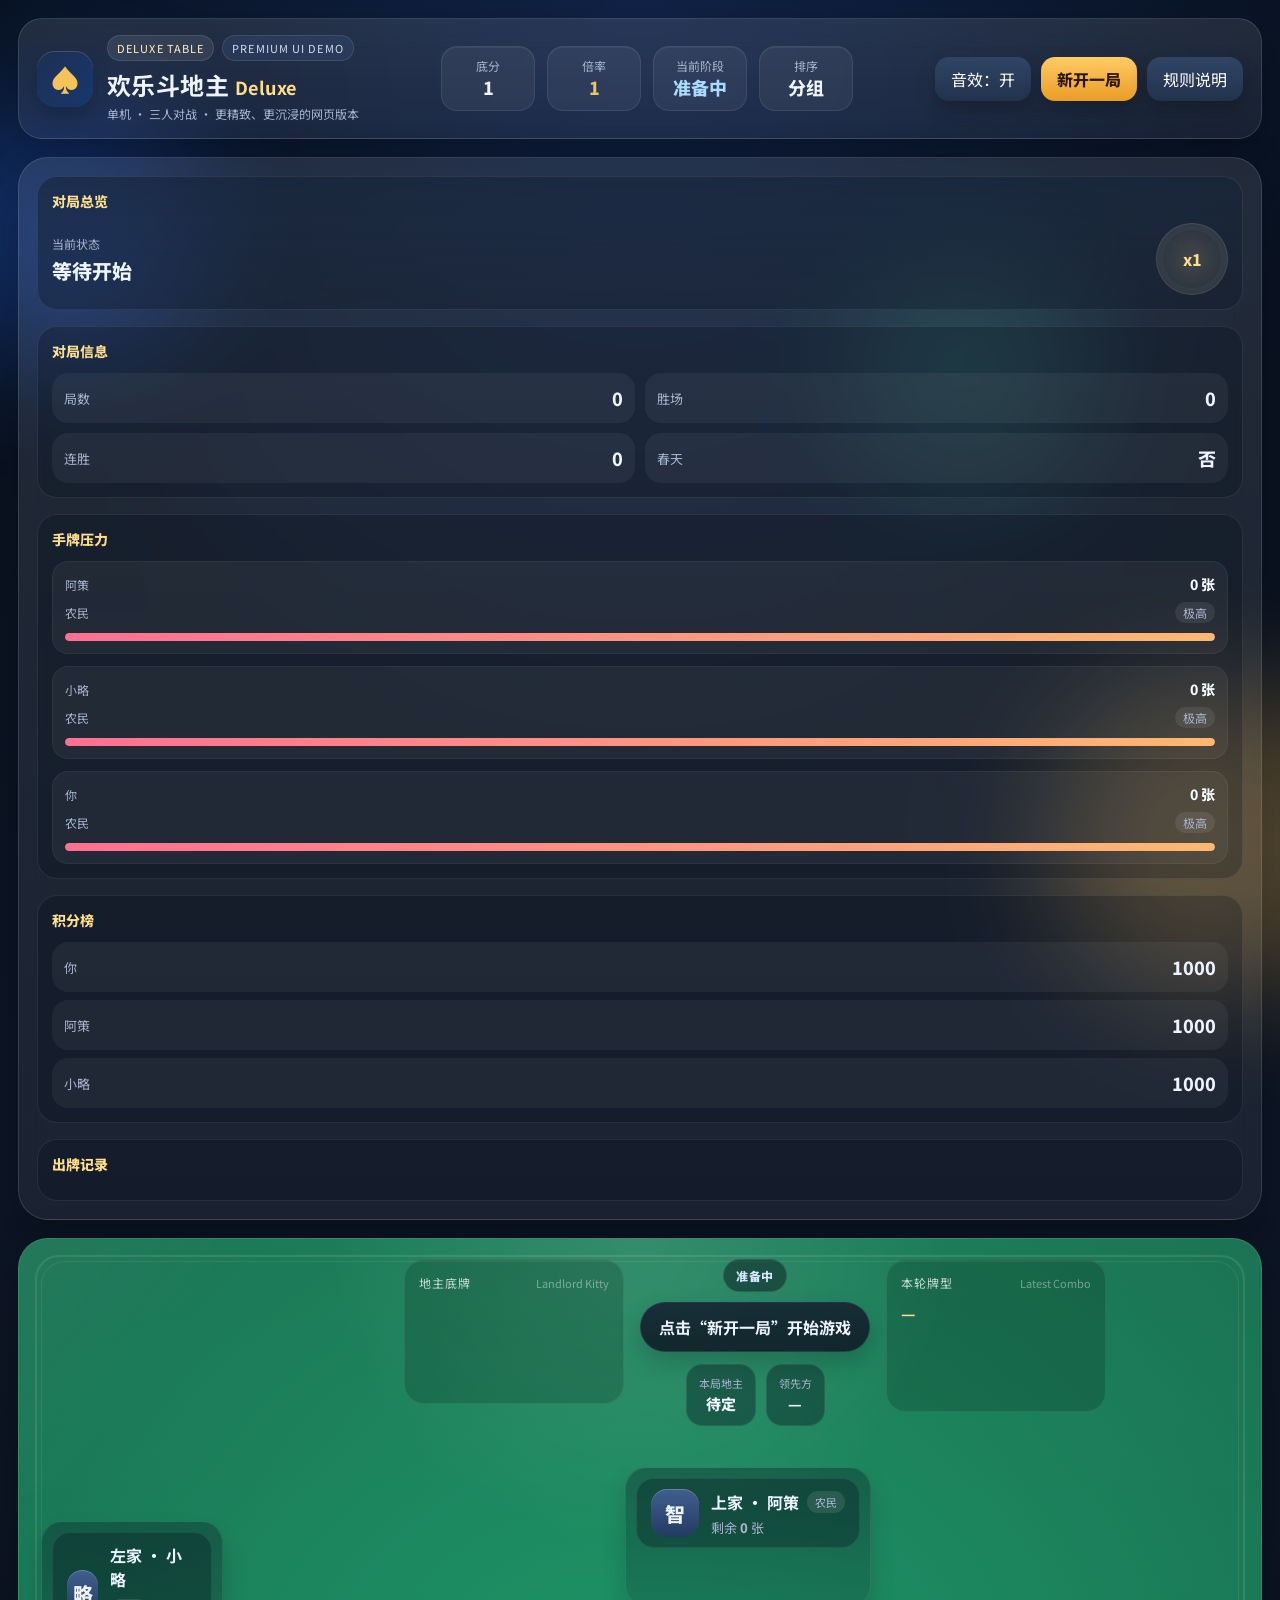
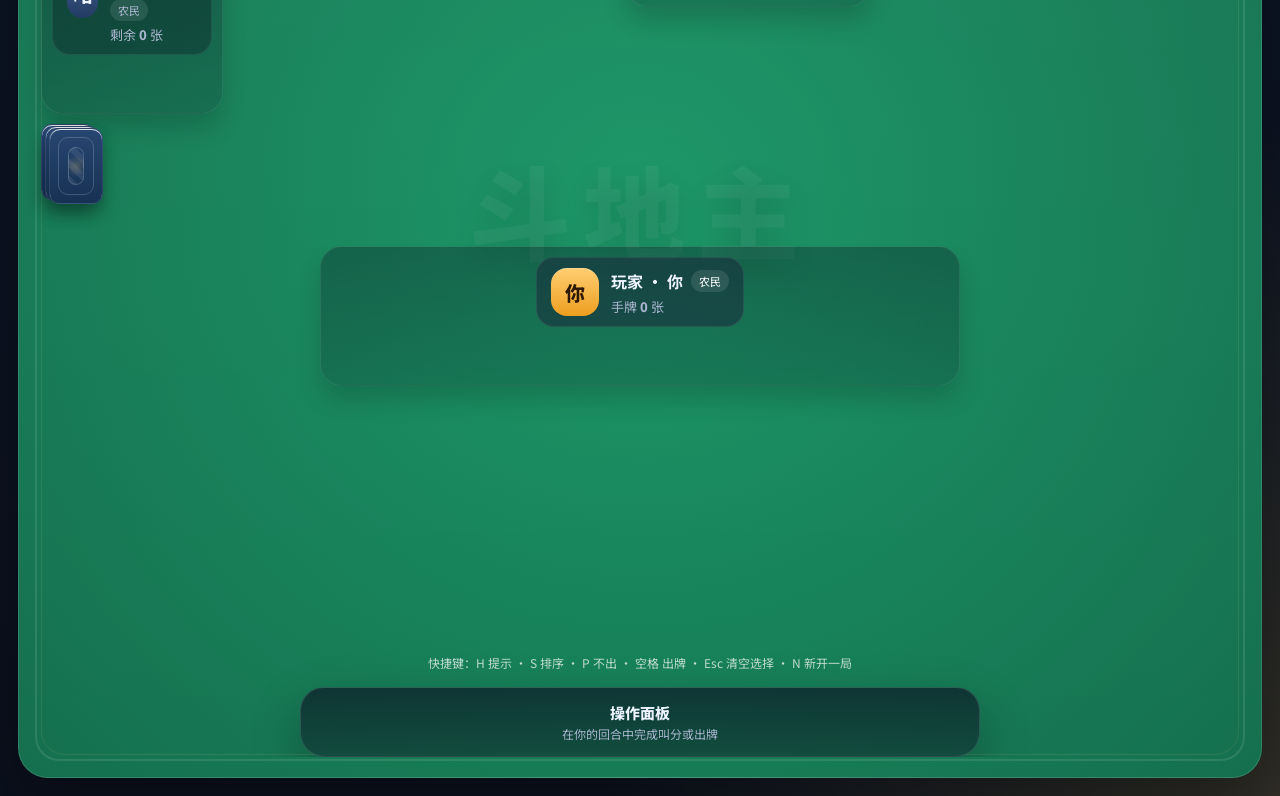
<file: 0.1.0/gpt-5.4-doudizhu-delux/index.html>
<!DOCTYPE html>
<html lang="zh-CN">
<head>
  <meta charset="UTF-8" />
  <meta name="viewport" content="width=device-width, initial-scale=1.0" />
  <meta name="theme-color" content="#0c1422" />
  <title>欢乐斗地主 Deluxe</title>
  <link rel="preconnect" href="https://fonts.googleapis.com">
  <link rel="preconnect" href="https://fonts.gstatic.com" crossorigin>
  <link href="https://fonts.googleapis.com/css2?family=Noto+Sans+SC:wght@400;500;700;800&display=swap" rel="stylesheet">
  <link rel="stylesheet" href="styles.css" />
</head>
<body>
  <div class="app-shell">
    <div class="ambient ambient-a"></div>
    <div class="ambient ambient-b"></div>
    <div class="ambient ambient-c"></div>

    <header class="topbar glass">
      <div class="brand">
        <div class="brand-badge">♠</div>
        <div>
          <div class="eyebrow-row">
            <span class="eyebrow-pill">DELUXE TABLE</span>
            <span class="eyebrow-pill muted">Premium UI Demo</span>
          </div>
          <h1>欢乐斗地主 <span>Deluxe</span></h1>
          <p>单机 · 三人对战 · 更精致、更沉浸的网页版本</p>
        </div>
      </div>

      <div class="topbar-center">
        <div class="round-chip">
          <span>底分</span>
          <strong id="baseScore">1</strong>
        </div>
        <div class="round-chip multiplier">
          <span>倍率</span>
          <strong id="multiplier">1</strong>
        </div>
        <div class="round-chip phase-chip">
          <span>当前阶段</span>
          <strong id="phaseLabel">准备中</strong>
        </div>
        <div class="round-chip">
          <span>排序</span>
          <strong id="sortModeLabel">分组</strong>
        </div>
      </div>

      <div class="topbar-actions">
        <button id="soundBtn" class="btn btn-secondary">音效：开</button>
        <button id="newGameBtn" class="btn btn-primary">新开一局</button>
        <button id="howToBtn" class="btn btn-secondary">规则说明</button>
      </div>
    </header>

    <main class="table-wrap">
      <section class="table glass">
        <div class="table-sheen"></div>
        <div class="table-logo">斗地主</div>

        <div class="table-center">
          <div class="kitty-zone">
            <div class="zone-head">
              <div class="zone-title">地主底牌</div>
              <div class="zone-caption">Landlord Kitty</div>
            </div>
            <div id="kittyCards" class="kitty-cards"></div>
          </div>

          <div class="table-status">
            <div class="status-shell">
              <div id="phaseBadge" class="phase-badge phase-idle">准备中</div>
              <div id="statusBanner" class="status-banner">点击“新开一局”开始游戏</div>
            </div>

            <div id="dealDeck" class="deal-deck hidden" aria-hidden="true">
              <div class="deal-deck-stack">
                <div class="card back small"></div>
                <div class="card back small"></div>
                <div class="card back small"></div>
              </div>
              <div class="deal-deck-text">发牌中…</div>
            </div>

            <div class="table-metrics">
              <div class="metric-pill"><span>本局地主</span><strong id="landlordLabel">待定</strong></div>
              <div class="metric-pill"><span>领先方</span><strong id="leaderLabel">—</strong></div>
            </div>
          </div>

          <div class="last-play-panel">
            <div class="zone-head">
              <div class="zone-title">本轮牌型</div>
              <div class="zone-caption">Latest Combo</div>
            </div>
            <div id="lastPlayType" class="last-play-type">—</div>
            <div id="lastPlayCards" class="last-play-cards"></div>
          </div>
        </div>

        <div class="player-area top">
          <div id="seat-top" class="seat-panel">
            <div class="avatar-wrap">
              <div class="avatar ai">智</div>
              <div class="player-meta">
                <div class="name-row">
                  <span class="player-name">上家 · 阿策</span>
                  <span id="role-top" class="role-tag">农民</span>
                </div>
                <div class="score-row">剩余 <strong id="count-top">17</strong> 张</div>
              </div>
            </div>
            <div id="turn-top" class="turn-indicator"></div>
            <div id="bid-top" class="bid-badge"></div>
          </div>
          <div id="hand-top" class="hand hand-ai hand-top"></div>
          <div id="play-top" class="played-slot"></div>
        </div>

        <div class="player-area left">
          <div id="seat-left" class="seat-panel">
            <div class="avatar-wrap">
              <div class="avatar ai">略</div>
              <div class="player-meta">
                <div class="name-row">
                  <span class="player-name">左家 · 小略</span>
                  <span id="role-left" class="role-tag">农民</span>
                </div>
                <div class="score-row">剩余 <strong id="count-left">17</strong> 张</div>
              </div>
            </div>
            <div id="turn-left" class="turn-indicator"></div>
            <div id="bid-left" class="bid-badge"></div>
          </div>
          <div id="hand-left" class="hand hand-ai hand-left"></div>
          <div id="play-left" class="played-slot side-played"></div>
        </div>

        <div class="player-area bottom">
          <div id="seat-bottom" class="seat-panel self-seat">
            <div class="avatar-wrap self">
              <div class="avatar human">你</div>
              <div class="player-meta">
                <div class="name-row">
                  <span class="player-name">玩家 · 你</span>
                  <span id="role-bottom" class="role-tag self-role">待定</span>
                </div>
                <div class="score-row">手牌 <strong id="count-bottom">17</strong> 张</div>
              </div>
            </div>
            <div id="turn-bottom" class="turn-indicator"></div>
            <div id="bid-bottom" class="bid-badge"></div>
          </div>
          <div id="play-bottom" class="played-slot played-self"></div>
          <div id="hand-bottom" class="hand hand-human"></div>
          <div class="shortcuts-tip">快捷键：H 提示 · S 排序 · P 不出 · 空格 出牌 · Esc 清空选择 · N 新开一局</div>

          <div class="action-panel glass">
            <div class="action-panel-head">
              <div>
                <div class="action-title">操作面板</div>
                <div class="action-subtitle">在你的回合中完成叫分或出牌</div>
              </div>
            </div>

            <div id="biddingActions" class="action-group">
              <button data-bid="0" class="btn btn-secondary bid-btn">不叫</button>
              <button data-bid="1" class="btn btn-accent bid-btn">1分</button>
              <button data-bid="2" class="btn btn-accent bid-btn">2分</button>
              <button data-bid="3" class="btn btn-primary bid-btn">3分</button>
            </div>

            <div id="playActions" class="action-group hidden">
              <button id="hintBtn" class="btn btn-secondary">提示</button>
              <button id="sortBtn" class="btn btn-secondary">切换排序</button>
              <button id="passBtn" class="btn btn-secondary">不出</button>
              <button id="playBtn" class="btn btn-primary">出牌</button>
            </div>
          </div>
        </div>
      </section>

      <aside class="sidebar glass">
        <div class="panel hero-panel">
          <div class="panel-title">对局总览</div>
          <div class="hero-status">
            <div>
              <div class="hero-label">当前状态</div>
              <div id="sidebarStatus" class="hero-value">等待开始</div>
            </div>
            <div class="hero-ring">
              <span id="heroMultiplier">x1</span>
            </div>
          </div>
        </div>

        <div class="panel">
          <div class="panel-title">对局信息</div>
          <div class="stat-grid">
            <div class="stat-card"><span>局数</span><strong id="roundCount">0</strong></div>
            <div class="stat-card"><span>胜场</span><strong id="winCount">0</strong></div>
            <div class="stat-card"><span>连胜</span><strong id="streakCount">0</strong></div>
            <div class="stat-card"><span>春天</span><strong id="springFlag">否</strong></div>
          </div>
        </div>

        <div class="panel">
          <div class="panel-title">手牌压力</div>
          <div class="pressure-list">
            <div class="pressure-item">
              <div class="pressure-head">
                <span>阿策</span>
                <strong id="pressure-count-top">17 张</strong>
              </div>
              <div class="pressure-role-row">
                <span id="pressure-role-top">农民</span>
                <span id="pressure-tag-top">稳态</span>
              </div>
              <div class="pressure-bar"><i id="pressure-fill-top"></i></div>
            </div>
            <div class="pressure-item">
              <div class="pressure-head">
                <span>小略</span>
                <strong id="pressure-count-left">17 张</strong>
              </div>
              <div class="pressure-role-row">
                <span id="pressure-role-left">农民</span>
                <span id="pressure-tag-left">稳态</span>
              </div>
              <div class="pressure-bar"><i id="pressure-fill-left"></i></div>
            </div>
            <div class="pressure-item">
              <div class="pressure-head">
                <span>你</span>
                <strong id="pressure-count-bottom">17 张</strong>
              </div>
              <div class="pressure-role-row">
                <span id="pressure-role-bottom">待定</span>
                <span id="pressure-tag-bottom">稳态</span>
              </div>
              <div class="pressure-bar"><i id="pressure-fill-bottom"></i></div>
            </div>
          </div>
        </div>

        <div class="panel">
          <div class="panel-title">积分榜</div>
          <div class="scoreboard">
            <div class="score-row-item"><span>你</span><strong id="score-self">1000</strong></div>
            <div class="score-row-item"><span>阿策</span><strong id="score-top">1000</strong></div>
            <div class="score-row-item"><span>小略</span><strong id="score-left">1000</strong></div>
          </div>
        </div>

        <div class="panel">
          <div class="panel-title">出牌记录</div>
          <div id="logPanel" class="log-panel"></div>
        </div>
      </aside>
    </main>
  </div>

  <div id="toast" class="toast"></div>

  <div id="modal" class="modal hidden">
    <div class="modal-card glass">
      <div class="modal-head">
        <h2>斗地主规则简述</h2>
        <button id="closeModalBtn" class="icon-btn">✕</button>
      </div>
      <div class="modal-body">
        <ul>
          <li>54张牌，三人对战，17张手牌 + 3张底牌。</li>
          <li>叫分 0 到 3 分，最高分成为地主并获得底牌；若三家都不叫，则自动重发。</li>
          <li>支持单张、对子、三张、三带一、三带二、顺子、连对、飞机、飞机带牌、四带二、炸弹、王炸。</li>
          <li>炸弹和王炸会翻倍，春天会再次翻倍。</li>
          <li>支持提示、排序切换、快捷键操作与本地积分保存。</li>
        </ul>
      </div>
    </div>
  </div>

  <script src="app.js"></script>
</body>
</html>
</file>
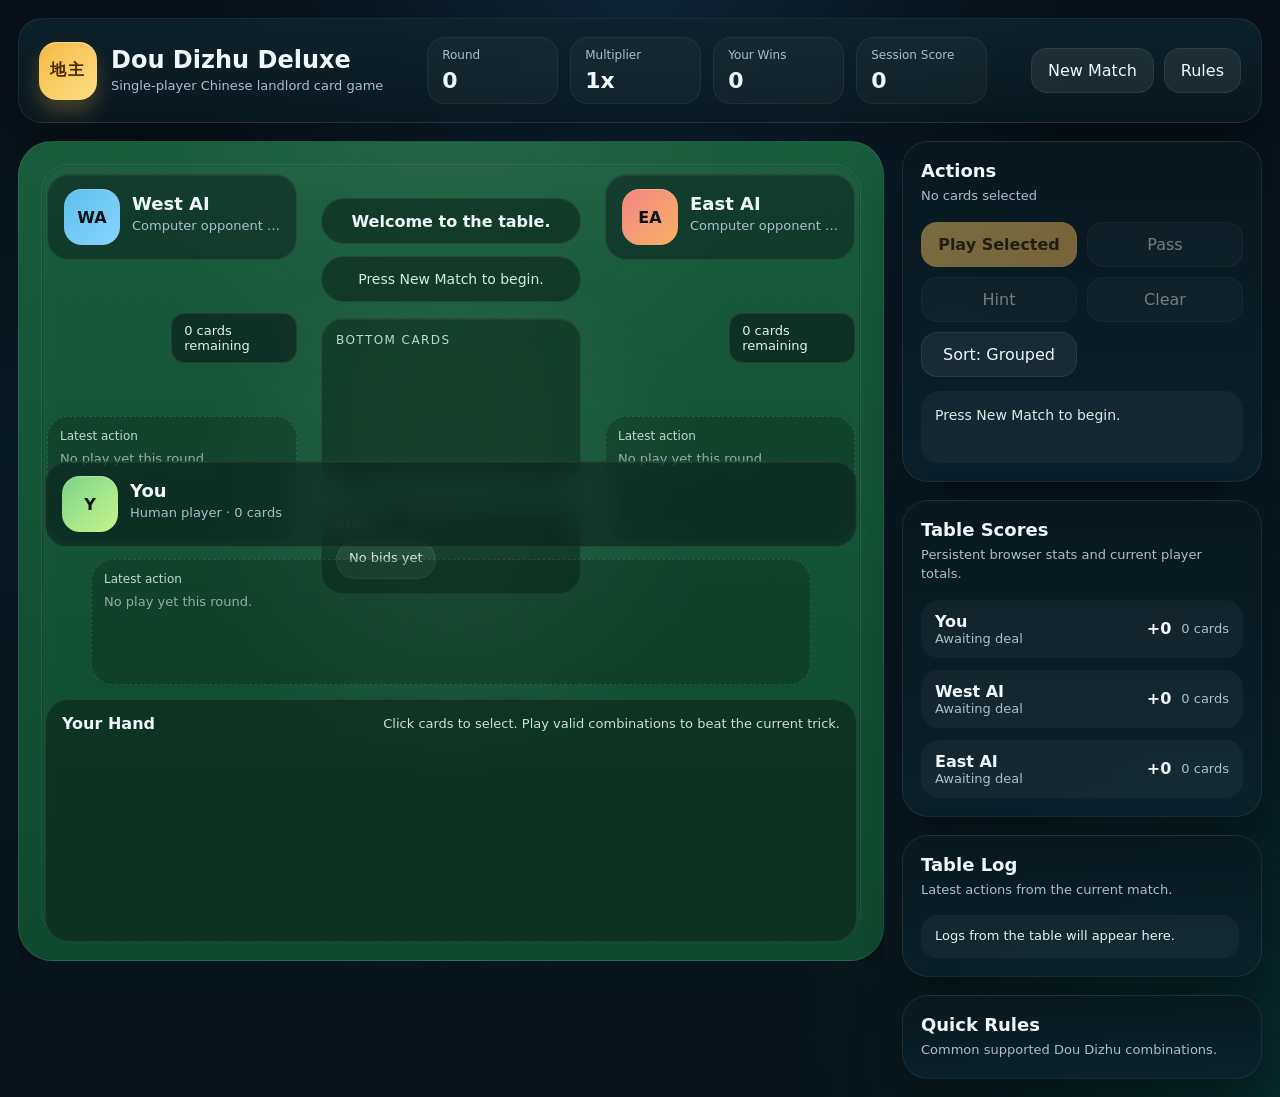
<file: 0.1.0/gpt-5.4-doudizhu-plus/index.html>
<!DOCTYPE html>
<html lang="en">
<head>
  <meta charset="UTF-8" />
  <meta name="viewport" content="width=device-width, initial-scale=1.0" />
  <title>Dou Dizhu Deluxe</title>
  <link rel="stylesheet" href="styles.css" />
</head>
<body>
  <div class="app">
    <header class="hud">
      <div class="brand">
        <div class="brand-mark">地主</div>
        <div class="brand-copy">
          <h1>Dou Dizhu Deluxe</h1>
          <p>Single-player Chinese landlord card game</p>
        </div>
      </div>

      <div class="hud-metrics">
        <div class="metric">
          <span>Round</span>
          <strong id="round-value">0</strong>
        </div>
        <div class="metric">
          <span>Multiplier</span>
          <strong id="multiplier-value">1x</strong>
        </div>
        <div class="metric">
          <span>Your Wins</span>
          <strong id="wins-value">0</strong>
        </div>
        <div class="metric">
          <span>Session Score</span>
          <strong id="score-value">0</strong>
        </div>
      </div>

      <div class="hud-actions">
        <button class="ghost-btn" id="new-game-btn">New Match</button>
        <button class="ghost-btn" id="rules-toggle-btn">Rules</button>
      </div>
    </header>

    <main class="layout">
      <section class="table-shell">
        <div class="table">
          <div class="felt-noise"></div>
          <div class="table-ring"></div>

          <div class="player-seat seat-left" id="seat-left">
            <div class="seat-info" id="left-info"></div>
            <div class="seat-hand ai-hand" id="left-hand"></div>
            <div class="seat-play" id="left-play"></div>
          </div>

          <div class="player-seat seat-right" id="seat-right">
            <div class="seat-info" id="right-info"></div>
            <div class="seat-hand ai-hand" id="right-hand"></div>
            <div class="seat-play" id="right-play"></div>
          </div>

          <div class="center-stage">
            <div class="center-topline">
              <div class="status-pill" id="status-pill">Welcome to the table.</div>
              <div class="turn-pill" id="turn-pill">Press New Match to begin.</div>
            </div>

            <div class="kitty-panel panel-lite">
              <div class="panel-label">Bottom Cards</div>
              <div class="bottom-cards" id="bottom-cards"></div>
            </div>

            <div class="bidding-track panel-lite">
              <div class="panel-label">Bids</div>
              <div class="bid-list" id="bid-list"></div>
            </div>
          </div>

          <div class="player-seat seat-bottom" id="seat-human">
            <div class="seat-info" id="human-info"></div>
            <div class="seat-play human-play" id="human-play"></div>
            <div class="hand-shell">
              <div class="hand-toolbar">
                <div class="toolbar-title">Your Hand</div>
                <div class="toolbar-hint">Click cards to select. Play valid combinations to beat the current trick.</div>
              </div>
              <div class="human-hand" id="human-hand"></div>
            </div>
          </div>
        </div>
      </section>

      <aside class="sidebar">
        <section class="panel action-panel">
          <div class="panel-header">
            <h2>Actions</h2>
            <p id="selection-summary">No cards selected</p>
          </div>

          <div class="controls hidden" id="bid-controls">
            <button class="action-btn subtle" data-bid="0">Pass</button>
            <button class="action-btn" data-bid="1">Bid 1</button>
            <button class="action-btn" data-bid="2">Bid 2</button>
            <button class="action-btn" data-bid="3">Bid 3</button>
          </div>

          <div class="controls" id="play-controls">
            <button class="action-btn primary" id="play-btn">Play Selected</button>
            <button class="action-btn subtle" id="pass-btn">Pass</button>
            <button class="action-btn subtle" id="hint-btn">Hint</button>
            <button class="action-btn subtle" id="clear-btn">Clear</button>
            <button class="action-btn subtle" id="sort-btn">Sort: Grouped</button>
          </div>

          <div class="message-box" id="message-box">Shuffling a new deck will start a complete fresh round.</div>
        </section>

        <section class="panel score-panel">
          <div class="panel-header">
            <h2>Table Scores</h2>
            <p>Persistent browser stats and current player totals.</p>
          </div>
          <div class="score-grid" id="score-grid"></div>
        </section>

        <section class="panel log-panel">
          <div class="panel-header">
            <h2>Table Log</h2>
            <p>Latest actions from the current match.</p>
          </div>
          <div class="log-list" id="log-list"></div>
        </section>

        <section class="panel rules-panel collapsed" id="rules-panel">
          <div class="panel-header">
            <h2>Quick Rules</h2>
            <p>Common supported Dou Dizhu combinations.</p>
          </div>
          <div class="rules-content">
            <ul>
              <li>Singles, pairs, triples, triple + single, triple + pair</li>
              <li>Straights of 5+ cards (3 up to A, no 2 or jokers)</li>
              <li>Consecutive pairs of 3+ pairs</li>
              <li>Airplanes: consecutive triples, with or without wings</li>
              <li>Four with two singles / four with two pairs</li>
              <li>Bombs and the rocket (both jokers)</li>
              <li>Bombs beat every non-bomb; rocket beats everything</li>
            </ul>
          </div>
        </section>
      </aside>
    </main>
  </div>

  <div class="overlay hidden" id="result-overlay">
    <div class="result-card">
      <div class="result-badge" id="result-badge">Victory</div>
      <h2 id="result-title">Round Complete</h2>
      <p id="result-subtitle">You won the hand.</p>
      <div class="result-stats" id="result-stats"></div>
      <div class="result-actions">
        <button class="action-btn primary" id="rematch-btn">Play Next Round</button>
        <button class="action-btn subtle" id="close-overlay-btn">Review Table</button>
      </div>
    </div>
  </div>

  <script src="script.js"></script>
</body>
</html>
</file>
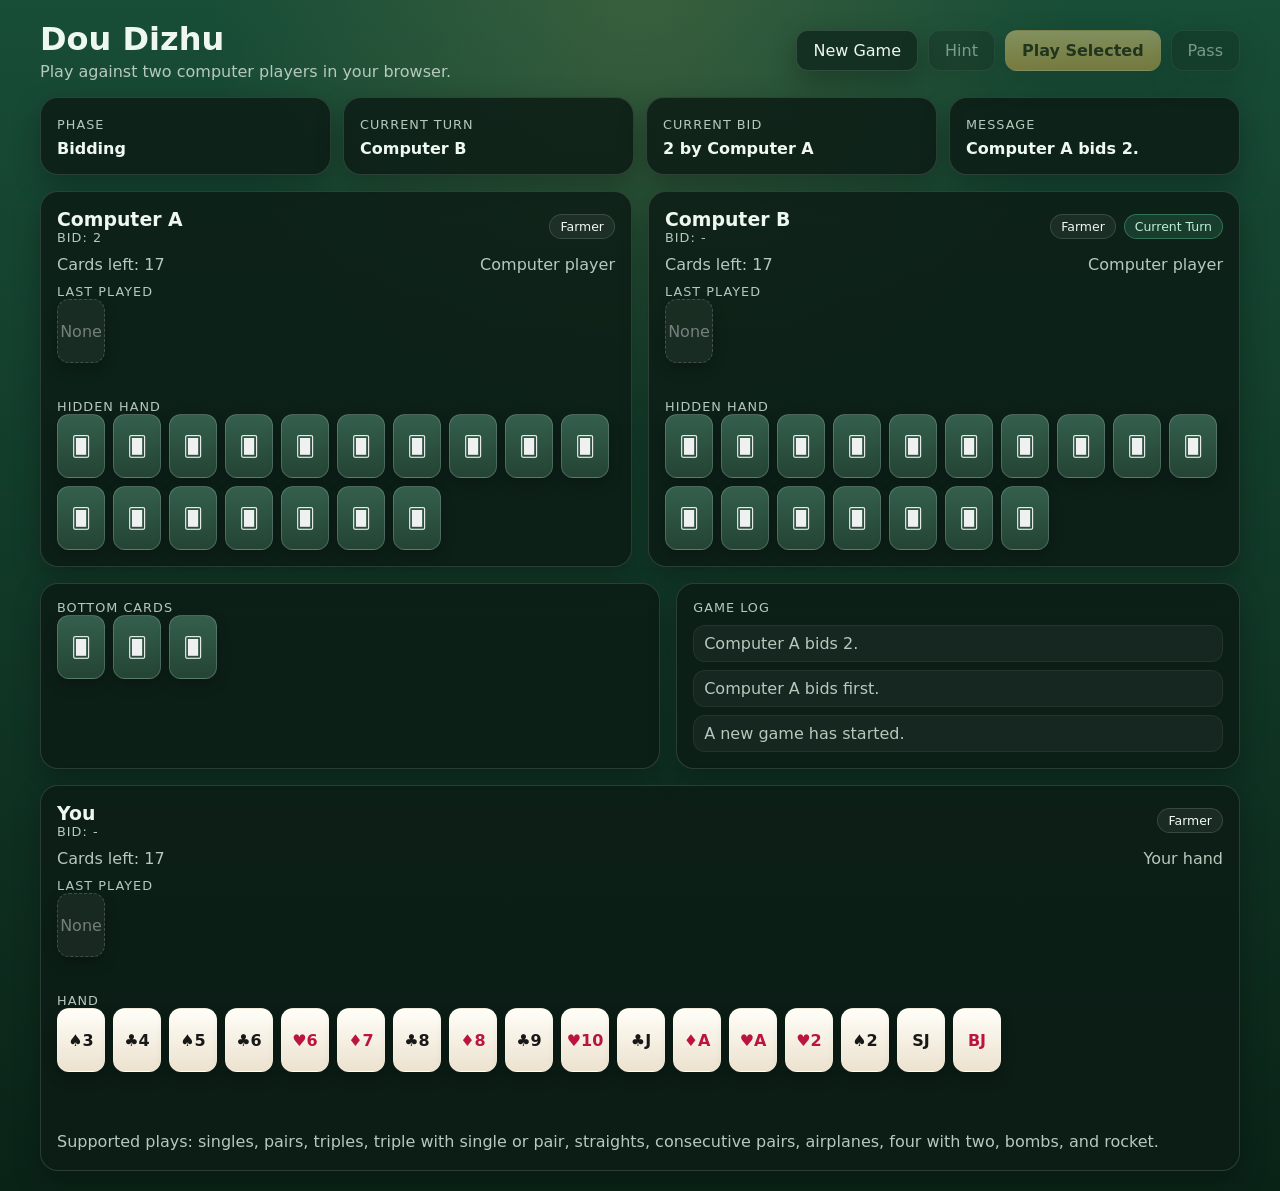
<file: 0.1.0/gpt-5.4-doudizhu/index.html>
<!doctype html>
<html lang="en">
<head>
  <meta charset="UTF-8">
  <meta name="viewport" content="width=device-width, initial-scale=1.0">
  <title>Dou Dizhu</title>
  <link rel="stylesheet" href="style.css">
</head>
<body>
  <div class="app">
    <header class="topbar">
      <div>
        <h1>Dou Dizhu</h1>
        <p>Play against two computer players in your browser.</p>
      </div>
      <div class="toolbar">
        <button id="restartBtn">New Game</button>
        <button id="hintBtn">Hint</button>
        <button id="playBtn" class="primary">Play Selected</button>
        <button id="passBtn">Pass</button>
      </div>
    </header>

    <section class="status-board">
      <div class="status-card">
        <span class="label">Phase</span>
        <strong id="phaseLabel">Ready</strong>
      </div>
      <div class="status-card">
        <span class="label">Current Turn</span>
        <strong id="turnLabel">-</strong>
      </div>
      <div class="status-card">
        <span class="label">Current Bid</span>
        <strong id="bidLabel">-</strong>
      </div>
      <div class="status-card wide">
        <span class="label">Message</span>
        <strong id="messageLabel">Starting game...</strong>
      </div>
    </section>

    <section id="biddingPanel" class="bidding-panel hidden">
      <div>
        <h2>Bidding</h2>
        <p>Choose a score to compete for landlord. Higher score wins.</p>
      </div>
      <div class="bid-actions">
        <button data-bid="0">Pass</button>
        <button data-bid="1">1</button>
        <button data-bid="2">2</button>
        <button data-bid="3">3</button>
      </div>
    </section>

    <section class="table-layout">
      <div class="top-players">
        <div id="player1" class="player-panel"></div>
        <div id="player2" class="player-panel"></div>
      </div>

      <div class="center-area">
        <div class="bottom-cards-panel">
          <div class="section-title">Bottom Cards</div>
          <div id="bottomCards" class="card-row"></div>
        </div>
        <div class="log-panel">
          <div class="section-title">Game Log</div>
          <div id="logList" class="log-list"></div>
        </div>
      </div>

      <div id="player0" class="player-panel human-panel"></div>
    </section>
  </div>

  <script src="app.js"></script>
</body>
</html>
</file>
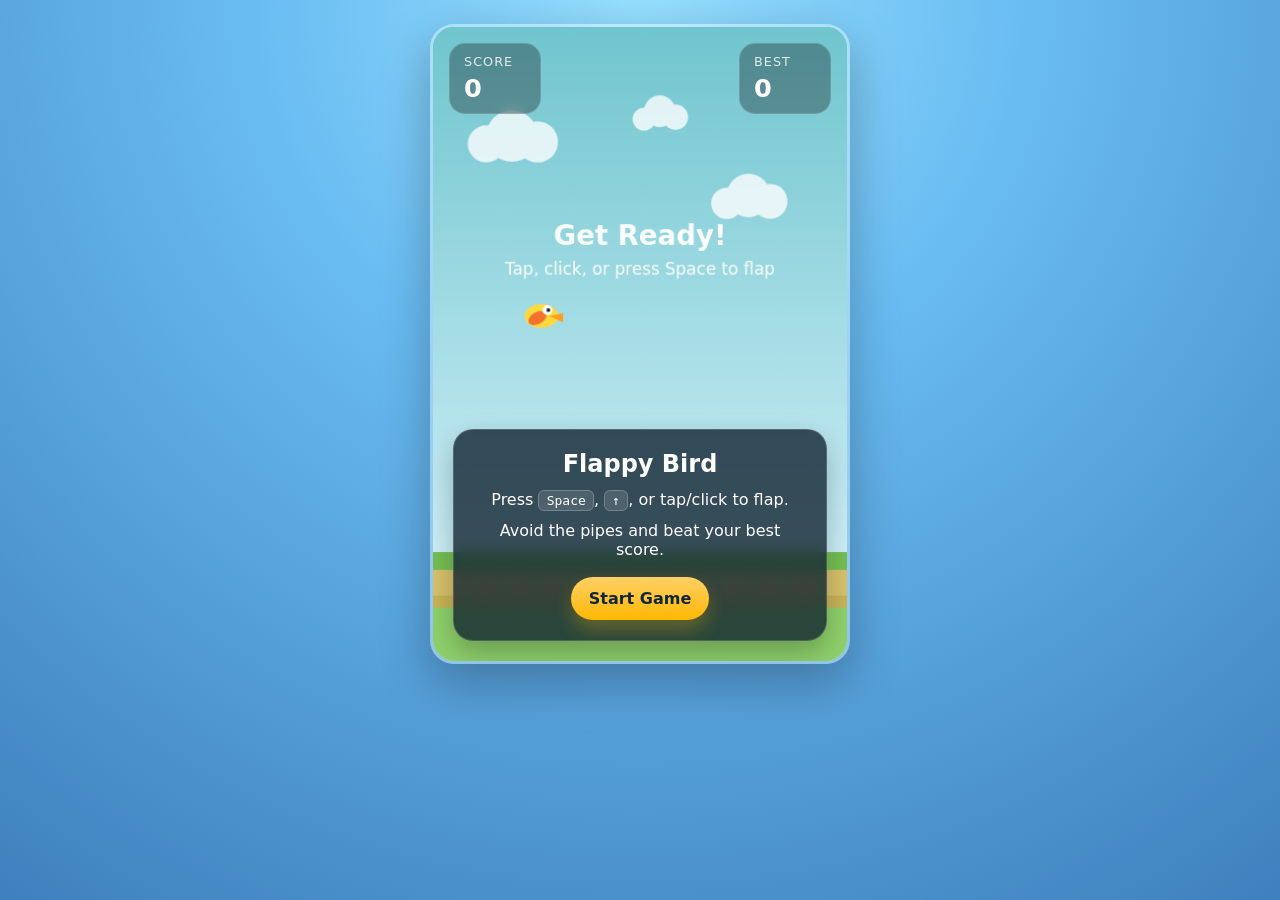
<file: 0.1.0/gpt-5.4-flappybird/index.html>
<!DOCTYPE html>
<html lang="en">
  <head>
    <meta charset="UTF-8" />
    <meta name="viewport" content="width=device-width, initial-scale=1.0" />
    <title>Flappy Bird</title>
    <link rel="stylesheet" href="style.css" />
  </head>
  <body>
    <main class="app">
      <section class="game-shell">
        <canvas id="game" width="420" height="640" aria-label="Flappy Bird game"></canvas>

        <div class="hud">
          <div class="scoreboard">
            <span>Score</span>
            <strong id="score">0</strong>
          </div>
          <div class="scoreboard">
            <span>Best</span>
            <strong id="best-score">0</strong>
          </div>
        </div>

        <div id="message" class="overlay visible">
          <h1>Flappy Bird</h1>
          <p>Press <kbd>Space</kbd>, <kbd>↑</kbd>, or tap/click to flap.</p>
          <p>Avoid the pipes and beat your best score.</p>
          <button id="start-btn" type="button">Start Game</button>
        </div>

        <div id="game-over" class="overlay hidden">
          <h2>Game Over</h2>
          <p>Your score: <strong id="final-score">0</strong></p>
          <button id="restart-btn" type="button">Play Again</button>
        </div>
      </section>
    </main>

    <script src="script.js"></script>
  </body>
</html>
</file>
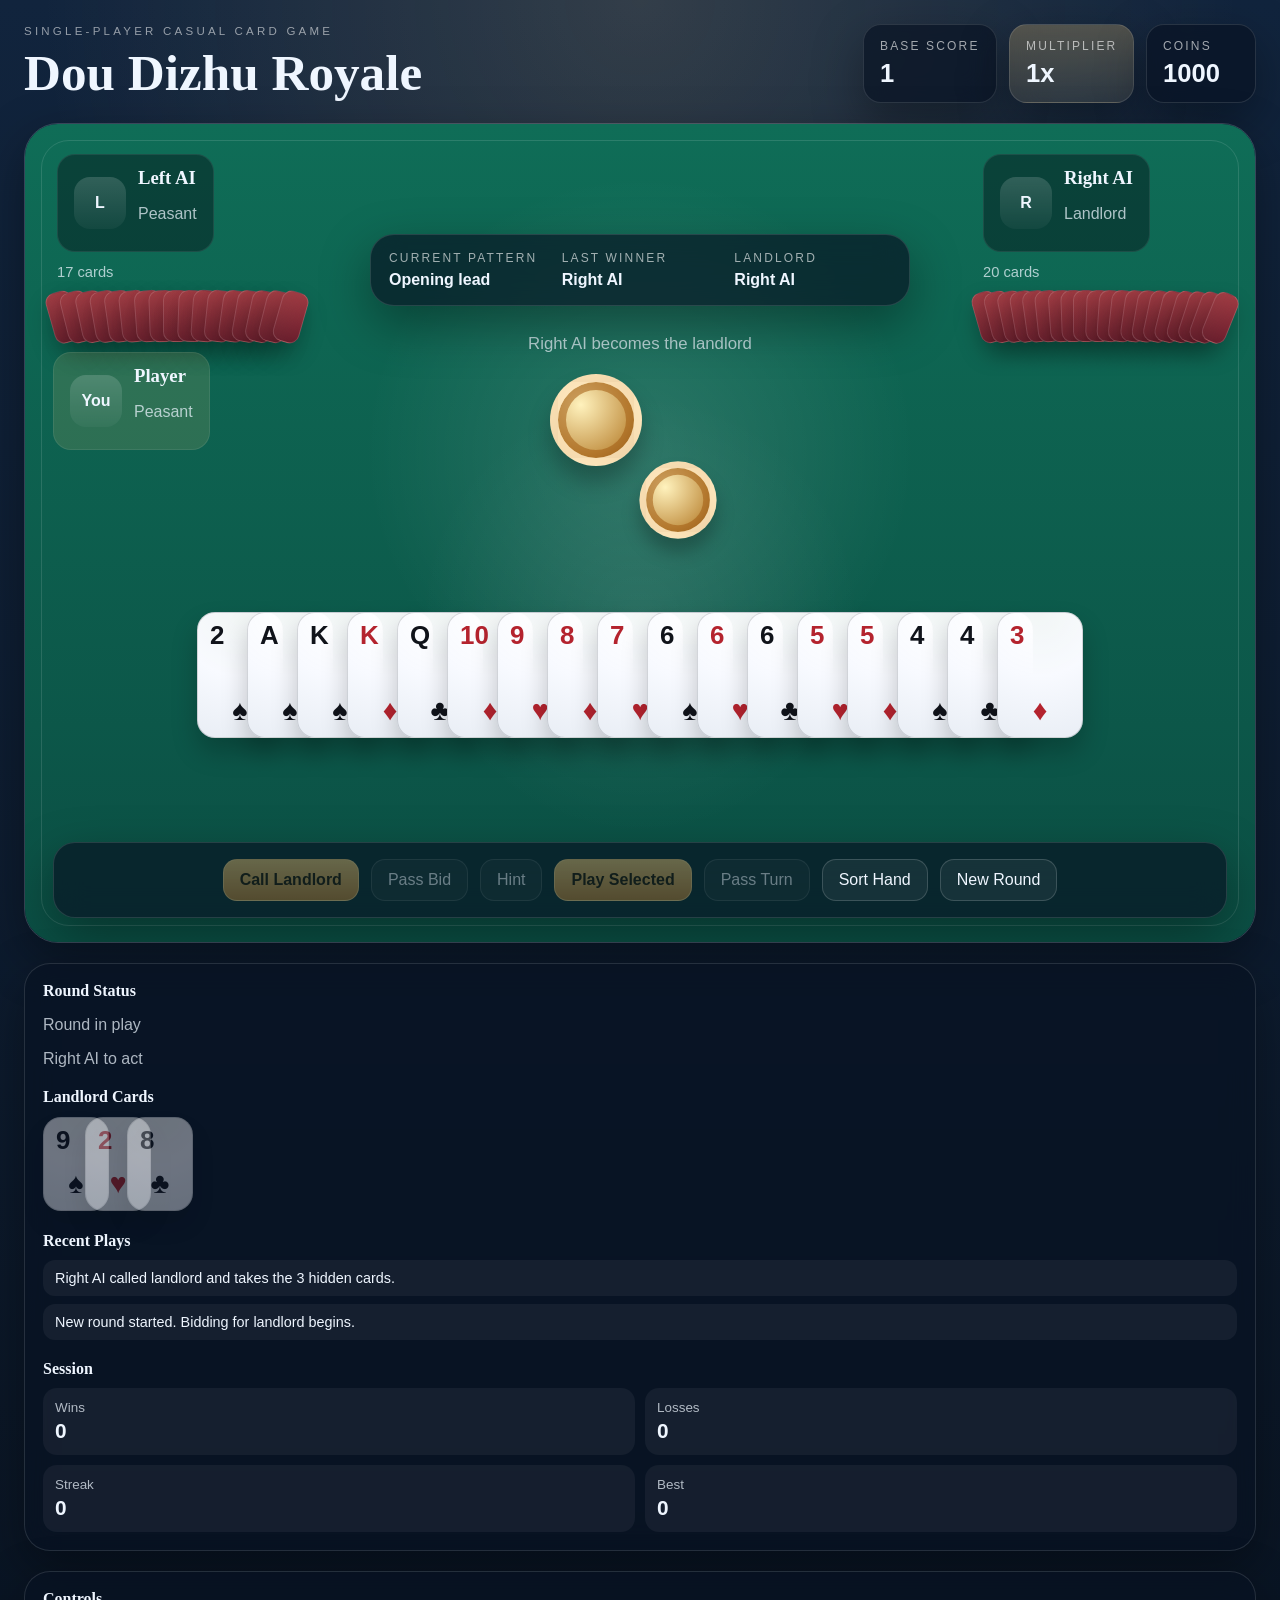
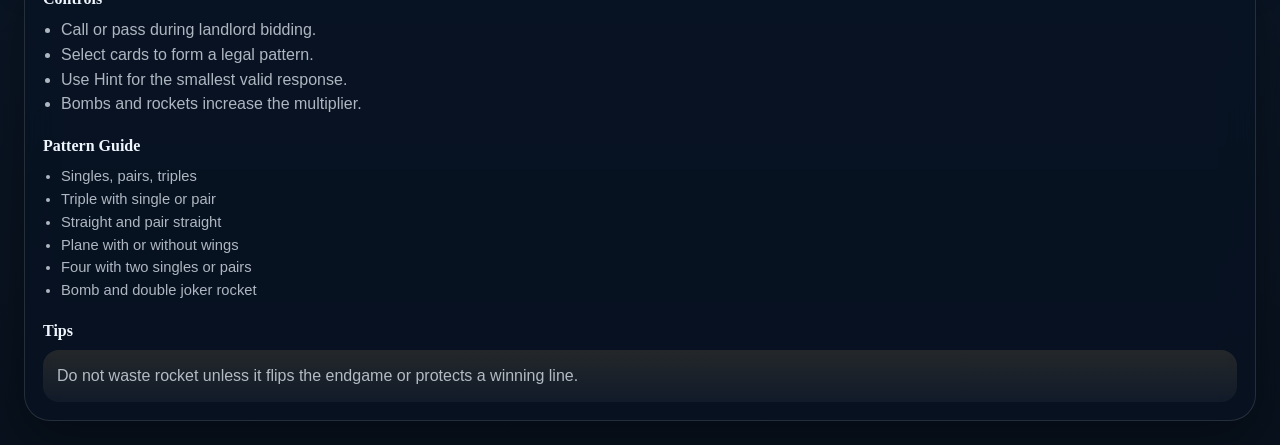
<file: codex-cli-0.111.0/gpt-5.4-doudizhu-plus/index.html>
<!DOCTYPE html>
<html lang="en">
  <head>
    <meta charset="UTF-8" />
    <meta name="viewport" content="width=device-width, initial-scale=1.0" />
    <title>Dou Dizhu Royale</title>
    <meta
      name="description"
      content="A polished single-player browser version of Dou Dizhu with bidding, AI opponents, hints, score tracking, and rich table visuals."
    />
    <link rel="stylesheet" href="./styles.css" />
  </head>
  <body>
    <div class="app-shell">
      <header class="topbar">
        <div>
          <p class="eyebrow">Single-Player Casual Card Game</p>
          <h1>Dou Dizhu Royale</h1>
        </div>
        <div class="topbar-panels">
          <section class="glass-panel score-panel">
            <span class="label">Base Score</span>
            <strong id="base-score">1</strong>
          </section>
          <section class="glass-panel score-panel accent">
            <span class="label">Multiplier</span>
            <strong id="multiplier">1x</strong>
          </section>
          <section class="glass-panel score-panel">
            <span class="label">Coins</span>
            <strong id="player-coins">1000</strong>
          </section>
        </div>
      </header>

      <main class="table-layout">
        <aside class="left-rail glass-panel">
          <div class="rail-section">
            <h2>Round Status</h2>
            <p id="phase-text">Preparing a new round...</p>
            <p id="turn-text">Shuffling deck</p>
          </div>
          <div class="rail-section">
            <h2>Landlord Cards</h2>
            <div id="kitty" class="kitty"></div>
          </div>
          <div class="rail-section">
            <h2>Recent Plays</h2>
            <div id="history-log" class="history-log"></div>
          </div>
          <div class="rail-section">
            <h2>Session</h2>
            <div class="stats-grid">
              <div><span>Wins</span><strong id="stat-wins">0</strong></div>
              <div><span>Losses</span><strong id="stat-losses">0</strong></div>
              <div><span>Streak</span><strong id="stat-streak">0</strong></div>
              <div><span>Best</span><strong id="stat-best">0</strong></div>
            </div>
          </div>
        </aside>

        <section class="table">
          <div class="table-felt"></div>

          <section class="player-seat top-seat left-seat">
            <div class="avatar-badge">
              <div class="avatar">L</div>
              <div>
                <h3>Left AI</h3>
                <p id="left-role">Peasant</p>
              </div>
            </div>
            <div class="hand-counter" id="left-count">17 cards</div>
            <div class="card-fan ai-fan" id="left-hand"></div>
            <div class="played-zone" id="left-play-area"></div>
          </section>

          <section class="center-stage">
            <div class="round-banner glass-panel">
              <div>
                <span class="label">Current Pattern</span>
                <strong id="current-pattern">Opening lead</strong>
              </div>
              <div>
                <span class="label">Last Winner</span>
                <strong id="last-winner">None</strong>
              </div>
              <div>
                <span class="label">Landlord</span>
                <strong id="landlord-name">Pending</strong>
              </div>
            </div>
            <div id="center-message" class="center-message">Deal in progress</div>
            <div class="table-pot">
              <div class="token-stack"></div>
              <div class="token-stack accent"></div>
            </div>
          </section>

          <section class="player-seat top-seat right-seat">
            <div class="avatar-badge">
              <div class="avatar">R</div>
              <div>
                <h3>Right AI</h3>
                <p id="right-role">Peasant</p>
              </div>
            </div>
            <div class="hand-counter" id="right-count">17 cards</div>
            <div class="card-fan ai-fan" id="right-hand"></div>
            <div class="played-zone" id="right-play-area"></div>
          </section>

          <section class="player-seat bottom-seat human-seat">
            <div class="avatar-badge human">
              <div class="avatar">You</div>
              <div>
                <h3>Player</h3>
                <p id="player-role">Peasant</p>
              </div>
            </div>
            <div class="played-zone human-play-zone" id="player-play-area"></div>
            <div class="hand-scroll">
              <div class="player-hand" id="player-hand"></div>
            </div>
            <div class="control-bar glass-panel">
              <button id="bid-btn" class="primary">Call Landlord</button>
              <button id="pass-bid-btn">Pass Bid</button>
              <button id="hint-btn">Hint</button>
              <button id="play-btn" class="primary">Play Selected</button>
              <button id="pass-btn">Pass Turn</button>
              <button id="sort-btn">Sort Hand</button>
              <button id="new-game-btn">New Round</button>
            </div>
          </section>
        </section>

        <aside class="right-rail glass-panel">
          <div class="rail-section">
            <h2>Controls</h2>
            <ul class="compact-list">
              <li>Call or pass during landlord bidding.</li>
              <li>Select cards to form a legal pattern.</li>
              <li>Use Hint for the smallest valid response.</li>
              <li>Bombs and rockets increase the multiplier.</li>
            </ul>
          </div>
          <div class="rail-section">
            <h2>Pattern Guide</h2>
            <ul class="compact-list small">
              <li>Singles, pairs, triples</li>
              <li>Triple with single or pair</li>
              <li>Straight and pair straight</li>
              <li>Plane with or without wings</li>
              <li>Four with two singles or pairs</li>
              <li>Bomb and double joker rocket</li>
            </ul>
          </div>
          <div class="rail-section">
            <h2>Tips</h2>
            <div id="tip-box" class="tip-box">
              Break up bombs only when the tempo is worth it.
            </div>
          </div>
        </aside>
      </main>
    </div>

    <template id="card-template">
      <button class="card">
        <span class="card-rank"></span>
        <span class="card-suit"></span>
      </button>
    </template>

    <script src="./script.js"></script>
  </body>
</html>
</file>
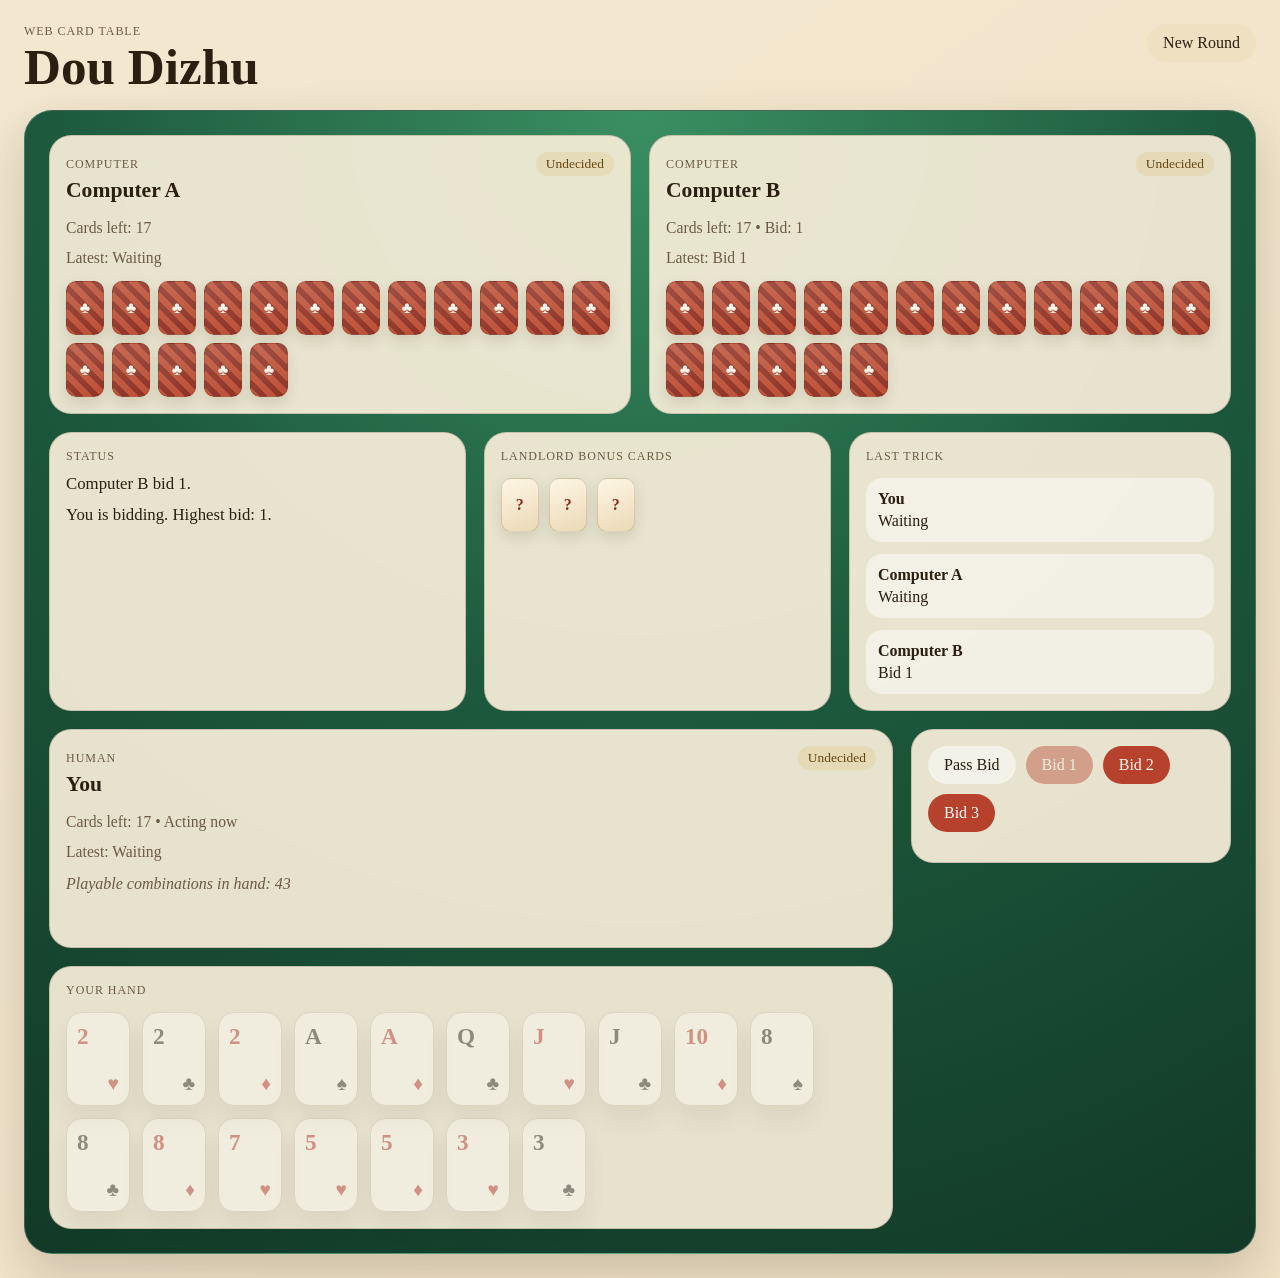
<file: codex-cli-0.111.0/gpt-5.4-doudizhu/index.html>
<!DOCTYPE html>
<html lang="en">
<head>
  <meta charset="UTF-8">
  <meta name="viewport" content="width=device-width, initial-scale=1.0">
  <title>Dou Dizhu</title>
  <link rel="stylesheet" href="styles.css">
</head>
<body>
  <div class="app-shell">
    <header class="topbar">
      <div>
        <p class="eyebrow">Web Card Table</p>
        <h1>Dou Dizhu</h1>
      </div>
      <button id="new-game-button" class="secondary-button">New Round</button>
    </header>

    <main class="table">
      <section class="opponents-row">
        <article class="player-panel ai-panel" id="player-1-panel"></article>
        <article class="player-panel ai-panel" id="player-2-panel"></article>
      </section>

      <section class="center-stage">
        <div class="status-card">
          <p class="section-label">Status</p>
          <p id="status-text" class="status-text"></p>
          <p id="turn-text" class="turn-text"></p>
        </div>

        <div class="kitty-card">
          <p class="section-label">Landlord Bonus Cards</p>
          <div id="kitty-cards" class="kitty-cards"></div>
        </div>

        <div class="history-card">
          <p class="section-label">Last Trick</p>
          <div id="trick-history" class="trick-history"></div>
        </div>
      </section>

      <section class="human-panel">
        <article class="player-panel human-info" id="player-0-panel"></article>

        <div class="controls-card">
          <div id="bid-controls" class="controls-group"></div>
          <div id="play-controls" class="controls-group"></div>
        </div>

        <div class="selection-card">
          <p class="section-label">Your Hand</p>
          <div id="human-hand" class="hand-row"></div>
        </div>
      </section>
    </main>
  </div>

  <script src="app.js"></script>
</body>
</html>
</file>
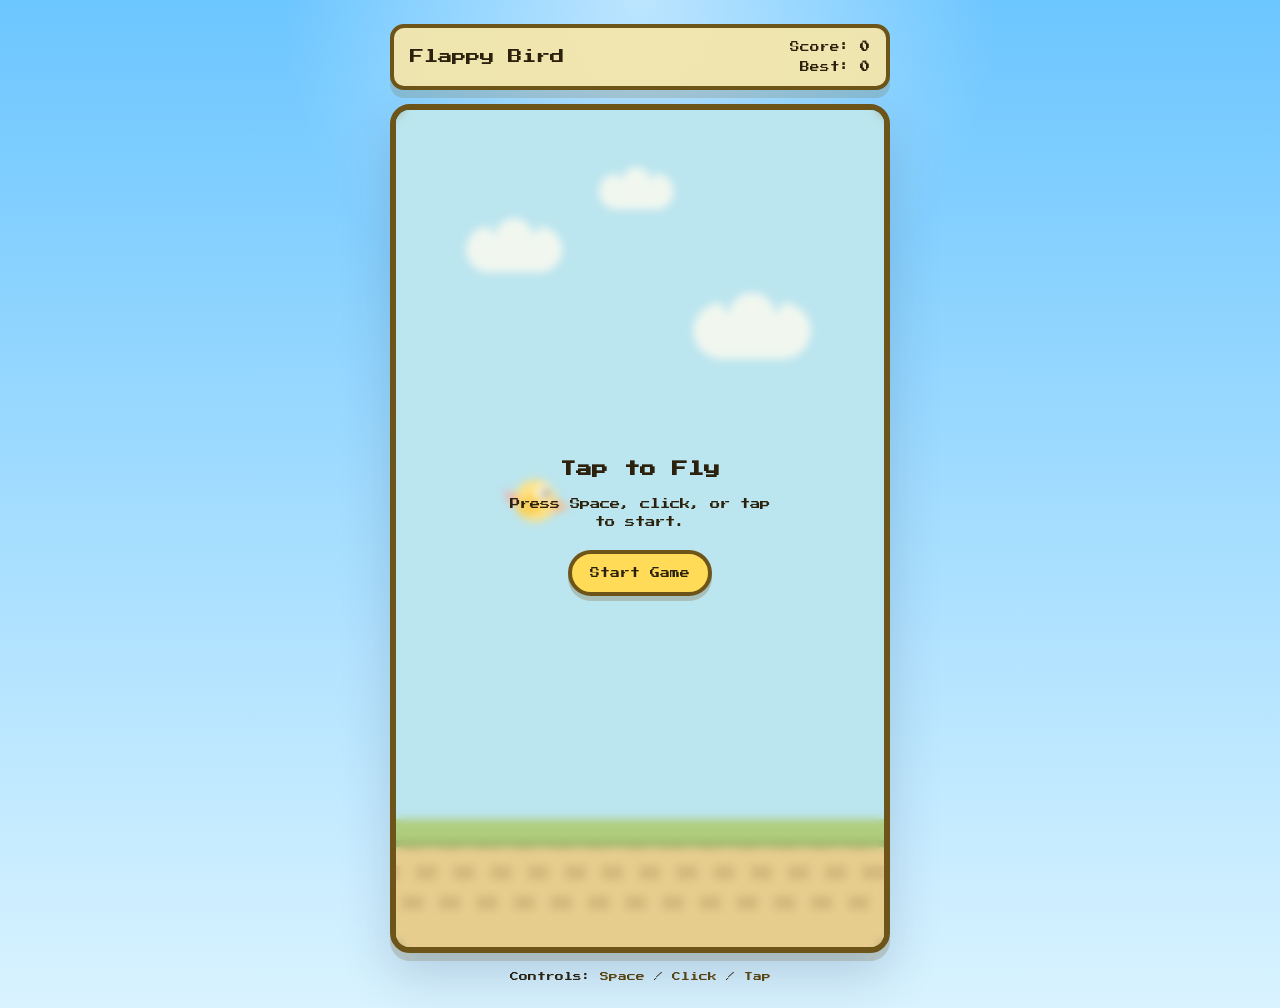
<file: codex-cli-0.111.0/gpt-5.4-flappybird/index.html>
<!DOCTYPE html>
<html lang="en">
  <head>
    <meta charset="UTF-8" />
    <meta name="viewport" content="width=device-width, initial-scale=1.0" />
    <title>Flappy Bird</title>
    <link rel="preconnect" href="https://fonts.googleapis.com" />
    <link rel="preconnect" href="https://fonts.gstatic.com" crossorigin />
    <link
      href="https://fonts.googleapis.com/css2?family=Press+Start+2P&display=swap"
      rel="stylesheet"
    />
    <link rel="stylesheet" href="./styles.css" />
  </head>
  <body>
    <main class="page">
      <section class="game-shell">
        <div class="hud">
          <div class="title">Flappy Bird</div>
          <div class="scoreboard">
            <span>Score: <strong id="score">0</strong></span>
            <span>Best: <strong id="best-score">0</strong></span>
          </div>
        </div>

        <div class="game-frame">
          <canvas
            id="game"
            width="420"
            height="720"
            aria-label="Flappy Bird game canvas"
          ></canvas>

          <div id="overlay" class="overlay">
            <h1>Tap to Fly</h1>
            <p>Press Space, click, or tap to start.</p>
            <button id="start-button" type="button">Start Game</button>
          </div>
        </div>

        <p class="controls">
          Controls: <span>Space</span> / <span>Click</span> / <span>Tap</span>
        </p>
      </section>
    </main>

    <script src="./script.js"></script>
  </body>
</html>
</file>
<file: 0.1.0/gpt-5.4-doudizhu-delux/styles.css>
:root {
  --bg: #0b1220;
  --bg-2: #111b2d;
  --table-green: #0d6a49;
  --table-green-2: #139362;
  --gold: #f4c35a;
  --gold-2: #ffdf8b;
  --gold-3: #fff2c6;
  --text: #eef4ff;
  --muted: #a9b6cf;
  --muted-2: #7f92b4;
  --shadow: 0 20px 50px rgba(0,0,0,.28);
  --glass: rgba(255,255,255,.08);
  --glass-border: rgba(255,255,255,.12);
  --safe-left: 210px;
  --safe-top: 228px;
  --safe-bottom: 352px;
  --danger: #ff6c7d;
  --success: #74f1ac;
}

* { box-sizing: border-box; }
html { min-height: 100%; }
html, body {
  margin: 0;
  min-height: 100%;
  font-family: "Noto Sans SC", system-ui, sans-serif;
  background:
    radial-gradient(circle at top, rgba(55,113,255,.18), transparent 30%),
    radial-gradient(circle at bottom right, rgba(255,208,92,.15), transparent 25%),
    linear-gradient(180deg, #08111f, #0d1626 48%, #0a101c);
  color: var(--text);
}

body { overflow-x: hidden; }
button { font: inherit; }
strong { font-weight: 800; }

.app-shell {
  position: relative;
  min-height: 100vh;
  padding: 18px;
}

.ambient {
  position: fixed;
  border-radius: 999px;
  filter: blur(60px);
  pointer-events: none;
  opacity: .3;
}

.ambient-a {
  width: 280px;
  height: 280px;
  background: #256dff;
  top: 10%;
  left: -80px;
}

.ambient-b {
  width: 320px;
  height: 320px;
  background: #ffbe4d;
  bottom: -100px;
  right: -90px;
}

.ambient-c {
  width: 240px;
  height: 240px;
  background: rgba(52, 214, 165, .55);
  top: 28%;
  right: 15%;
}

.glass {
  backdrop-filter: blur(16px);
  -webkit-backdrop-filter: blur(16px);
  background: linear-gradient(180deg, rgba(255,255,255,.10), rgba(255,255,255,.06));
  border: 1px solid var(--glass-border);
  box-shadow: var(--shadow);
}

.topbar {
  display: flex;
  align-items: center;
  justify-content: space-between;
  gap: 18px;
  padding: 16px 18px;
  border-radius: 24px;
}

.brand {
  display: flex;
  align-items: center;
  gap: 14px;
}

.brand-badge {
  width: 56px;
  height: 56px;
  border-radius: 18px;
  display: grid;
  place-items: center;
  background: linear-gradient(135deg, #1e2f52, #17386d);
  color: var(--gold);
  font-size: 30px;
  box-shadow: inset 0 1px 0 rgba(255,255,255,.15), 0 10px 20px rgba(0,0,0,.2);
}

.eyebrow-row {
  display: flex;
  gap: 8px;
  flex-wrap: wrap;
  margin-bottom: 6px;
}

.eyebrow-pill {
  padding: 4px 9px;
  border-radius: 999px;
  background: rgba(255,255,255,.09);
  color: var(--gold-3);
  font-size: 11px;
  letter-spacing: .1em;
  text-transform: uppercase;
  border: 1px solid rgba(255,255,255,.1);
}

.eyebrow-pill.muted {
  color: #cfdbf3;
  background: rgba(67,95,145,.24);
}

.brand h1 {
  margin: 0;
  font-size: 24px;
  letter-spacing: .02em;
}

.brand h1 span {
  color: var(--gold-2);
  font-size: 18px;
  font-weight: 700;
}

.brand p {
  margin: 3px 0 0;
  color: var(--muted);
  font-size: 12px;
}

.topbar-center {
  display: flex;
  gap: 12px;
  flex-wrap: wrap;
  justify-content: center;
}

.round-chip {
  min-width: 94px;
  padding: 10px 14px;
  border-radius: 16px;
  background: rgba(255,255,255,.06);
  text-align: center;
  border: 1px solid rgba(255,255,255,.08);
  box-shadow: inset 0 1px 0 rgba(255,255,255,.06);
}

.round-chip span {
  display: block;
  color: var(--muted);
  font-size: 12px;
}

.round-chip strong { font-size: 18px; }
.multiplier strong { color: var(--gold); }
.phase-chip strong { color: #a9daff; }

.topbar-actions {
  display: flex;
  gap: 10px;
  flex-wrap: wrap;
  justify-content: flex-end;
}

.table-wrap {
  margin-top: 18px;
  display: grid;
  grid-template-columns: minmax(0, 1fr) 340px;
  gap: 18px;
  align-items: start;
}

.table {
  position: relative;
  min-height: 1140px;
  border-radius: 30px;
  overflow: hidden;
  padding: 20px;
  background:
    radial-gradient(circle at top, rgba(255,255,255,.10), transparent 24%),
    linear-gradient(180deg, rgba(255,255,255,.06), rgba(255,255,255,.03)),
    radial-gradient(circle at center, var(--table-green-2), var(--table-green));
}

.table::before {
  content: "";
  position: absolute;
  inset: 16px;
  border-radius: 24px;
  border: 2px solid rgba(255,255,255,.10);
  pointer-events: none;
}

.table::after {
  content: "";
  position: absolute;
  inset: 22px;
  border-radius: 24px;
  border: 1px solid rgba(255,216,150,.1);
  pointer-events: none;
}

.table-sheen {
  position: absolute;
  inset: -20% auto auto -15%;
  width: 60%;
  height: 40%;
  background: linear-gradient(135deg, rgba(255,255,255,.09), transparent 55%);
  transform: rotate(-8deg);
  pointer-events: none;
}

.table-logo {
  position: absolute;
  inset: 50% auto auto 50%;
  transform: translate(-50%, -50%);
  font-size: clamp(56px, 8vw, 110px);
  font-weight: 800;
  letter-spacing: .12em;
  color: rgba(255,255,255,.05);
  text-shadow: 0 12px 28px rgba(0,0,0,.12);
  pointer-events: none;
  user-select: none;
}

.btn {
  border: none;
  border-radius: 14px;
  padding: 10px 16px;
  color: white;
  cursor: pointer;
  transition: transform .18s ease, opacity .18s ease, filter .18s ease, box-shadow .18s ease;
  box-shadow: 0 8px 18px rgba(0,0,0,.22);
}

.btn:hover {
  transform: translateY(-1px);
  filter: brightness(1.04);
  box-shadow: 0 12px 22px rgba(0,0,0,.24);
}

.btn:active { transform: translateY(1px) scale(.99); }
.btn:disabled { opacity: .45; cursor: not-allowed; }

.btn-primary {
  background: linear-gradient(180deg, #ffcb63, #ea9d27);
  color: #2c1800;
  font-weight: 800;
}

.btn-secondary { background: linear-gradient(180deg, #304565, #22324d); }
.btn-accent { background: linear-gradient(180deg, #51c7ff, #1988ff); }

.table-center {
  position: absolute;
  top: 20px;
  left: calc(var(--safe-left) + 54px);
  right: 34px;
  display: flex;
  align-items: flex-start;
  justify-content: center;
  gap: 16px;
  z-index: 2;
  pointer-events: none;
}

.kitty-zone,
.last-play-panel {
  width: min(220px, 24vw);
  min-width: 180px;
  border-radius: 20px;
  padding: 14px;
  background: rgba(0,0,0,.16);
  border: 1px solid rgba(255,255,255,.08);
  box-shadow: inset 0 1px 0 rgba(255,255,255,.04);
}

.zone-head {
  display: flex;
  align-items: baseline;
  justify-content: space-between;
  gap: 8px;
  margin-bottom: 10px;
}

.table-status {
  display: flex;
  flex-direction: column;
  gap: 12px;
  align-items: center;
  max-width: 420px;
  min-width: 0;
}

.status-shell {
  display: flex;
  flex-direction: column;
  gap: 10px;
  align-items: center;
}

.zone-title {
  font-size: 12px;
  color: rgba(255,255,255,.76);
  letter-spacing: .08em;
  margin: 0;
}

.zone-caption {
  color: rgba(255,255,255,.4);
  font-size: 11px;
}

.kitty-cards {
  min-height: 88px;
  display: flex;
  align-items: center;
  justify-content: center;
  gap: 8px;
}

.phase-badge {
  padding: 7px 12px;
  border-radius: 999px;
  border: 1px solid rgba(255,255,255,.1);
  background: rgba(7,15,26,.45);
  color: #d9e8ff;
  font-size: 12px;
  font-weight: 800;
  letter-spacing: .08em;
}

.phase-idle { color: #d7e6ff; }
.phase-dealing { color: #ffe2a3; }
.phase-bidding { color: #9dd6ff; }
.phase-playing { color: #9df3bf; }
.phase-roundOver { color: #ffdca5; }

.status-banner {
  min-width: min(320px, 100%);
  max-width: 420px;
  text-align: center;
  padding: 12px 18px;
  border-radius: 999px;
  background: linear-gradient(180deg, rgba(21,31,48,.86), rgba(13,23,35,.86));
  border: 1px solid rgba(255,255,255,.08);
  font-weight: 700;
  box-shadow: 0 10px 24px rgba(0,0,0,.18);
}

.last-play-type {
  color: var(--gold-2);
  font-weight: 700;
  min-height: 24px;
}

.last-play-cards {
  display: flex;
  gap: 6px;
  flex-wrap: wrap;
  min-height: 72px;
}

.table-metrics {
  display: flex;
  gap: 10px;
  flex-wrap: wrap;
  justify-content: center;
}

.metric-pill {
  min-width: 108px;
  padding: 10px 12px;
  border-radius: 16px;
  background: rgba(7,16,27,.38);
  border: 1px solid rgba(255,255,255,.08);
  text-align: center;
}

.metric-pill span {
  display: block;
  color: var(--muted);
  font-size: 11px;
}

.metric-pill strong {
  font-size: 15px;
  color: #f3f8ff;
}

.deal-deck {
  display: grid;
  place-items: center;
  gap: 10px;
  min-height: 120px;
  animation: deckFloat 1.6s ease-in-out infinite;
}

.deal-deck-stack {
  position: relative;
  width: 60px;
  height: 88px;
}

.deal-deck-stack .card {
  position: absolute;
  inset: 0;
}

.deal-deck-stack .card:nth-child(2) { transform: translate(4px, 2px); }
.deal-deck-stack .card:nth-child(3) { transform: translate(8px, 4px); }

.deal-deck-text {
  color: #fce7af;
  font-weight: 700;
  text-shadow: 0 0 12px rgba(255,215,118,.28);
}

.player-area {
  position: absolute;
  display: flex;
  flex-direction: column;
  gap: 10px;
  z-index: 3;
}

.player-area.top {
  top: var(--safe-top);
  left: calc(var(--safe-left) + 40px);
  right: 34px;
  align-items: center;
}

.player-area.left {
  left: 22px;
  top: 282px;
  width: 182px;
  align-items: flex-start;
}

.player-area.bottom {
  left: 20px;
  right: 20px;
  bottom: 20px;
  align-items: center;
}

.seat-panel {
  display: flex;
  flex-direction: column;
  align-items: center;
  gap: 8px;
  padding: 10px;
  border-radius: 22px;
  background: linear-gradient(180deg, rgba(7,17,28,.32), rgba(7,17,28,.18));
  border: 1px solid rgba(255,255,255,.08);
  box-shadow: 0 14px 24px rgba(0,0,0,.16);
}

.self-seat {
  width: min(640px, 100%);
}

.player-area.top .seat-panel {
  max-width: 420px;
}

.player-area.left .seat-panel {
  width: 100%;
}

.player-area.top .played-slot {
  max-width: 620px;
}

.player-area.bottom .played-slot {
  max-width: 760px;
}


.seat-panel.is-active {
  box-shadow: 0 0 0 1px rgba(137,255,197,.28), 0 0 24px rgba(97,255,174,.2), 0 14px 28px rgba(0,0,0,.2);
  border-color: rgba(137,255,197,.28);
}

.seat-panel.is-landlord {
  border-color: rgba(255,208,122,.34);
  box-shadow: 0 0 0 1px rgba(255,208,122,.18), 0 14px 28px rgba(0,0,0,.18);
}

.avatar-wrap {
  display: flex;
  align-items: center;
  gap: 12px;
  padding: 10px 14px;
  border-radius: 18px;
  background: rgba(11,24,34,.34);
  border: 1px solid rgba(255,255,255,.08);
}

.avatar-wrap.self { background: rgba(24,41,60,.54); }

.avatar {
  width: 48px;
  height: 48px;
  border-radius: 16px;
  display: grid;
  place-items: center;
  font-weight: 800;
  font-size: 20px;
  box-shadow: inset 0 1px 0 rgba(255,255,255,.2);
}

.avatar.ai { background: linear-gradient(180deg, #405f8f, #233b62); }
.avatar.human {
  background: linear-gradient(180deg, #ffce72, #ed9e1f);
  color: #2d1800;
}

.player-meta {
  display: flex;
  flex-direction: column;
  gap: 4px;
}

.name-row {
  display: flex;
  align-items: center;
  gap: 8px;
  flex-wrap: wrap;
}

.player-name { font-weight: 700; }

.role-tag {
  padding: 3px 8px;
  border-radius: 999px;
  font-size: 11px;
  background: rgba(255,255,255,.1);
  color: var(--muted);
}

.role-tag.landlord {
  background: linear-gradient(180deg, rgba(255,205,104,.28), rgba(232,159,35,.26));
  color: #ffe5a6;
}

.self-role { color: white; }

.score-row {
  color: var(--muted);
  font-size: 13px;
}

.turn-indicator {
  min-height: 10px;
  min-width: 10px;
}

.turn-indicator.active::before {
  content: "● 当前行动";
  color: #c5ffd8;
  font-size: 13px;
  font-weight: 700;
  text-shadow: 0 0 16px rgba(134,255,190,.6);
}

.bid-badge {
  min-height: 22px;
  color: #ffe39d;
  font-weight: 700;
}

.hand {
  display: flex;
  align-items: flex-end;
  min-height: 94px;
}

.hand-top {
  justify-content: center;
  width: 100%;
}

.hand-left {
  flex-direction: column;
  align-items: flex-start;
  min-height: 250px;
  width: 100%;
}

.hand-human {
  width: 100%;
  min-height: 150px;
  justify-content: center;
  align-items: flex-end;
  padding: 0 8px;
}

.played-slot {
  min-height: 88px;
  display: flex;
  align-items: center;
  justify-content: center;
  gap: 6px;
  flex-wrap: wrap;
  width: 100%;
}

.played-self { justify-content: center; }
.side-played { justify-content: flex-start; min-height: 92px; }

.shortcuts-tip {
  color: rgba(255,255,255,.72);
  font-size: 12px;
  text-align: center;
}

.action-panel {
  margin-top: 6px;
  width: min(680px, 100%);
  display: flex;
  flex-direction: column;
  gap: 14px;
  justify-content: center;
  flex-wrap: wrap;
  padding: 14px 16px;
  border-radius: 24px;
  background: linear-gradient(180deg, rgba(12,23,38,.7), rgba(12,22,34,.46));
}

.action-panel-head {
  display: flex;
  justify-content: center;
  text-align: center;
}

.action-title {
  font-size: 15px;
  font-weight: 800;
}

.action-subtitle {
  color: var(--muted);
  font-size: 12px;
  margin-top: 2px;
}

.action-group {
  display: flex;
  gap: 10px;
  flex-wrap: wrap;
  justify-content: center;
}

.hidden { display: none !important; }

.sidebar {
  border-radius: 30px;
  padding: 18px;
  display: flex;
  flex-direction: column;
  gap: 16px;
}

.panel {
  border-radius: 20px;
  padding: 14px;
  background: rgba(4,12,22,.24);
  border: 1px solid rgba(255,255,255,.08);
}

.panel-title {
  font-size: 14px;
  font-weight: 800;
  margin-bottom: 12px;
  color: var(--gold-2);
}

.hero-panel {
  background: linear-gradient(180deg, rgba(21,36,58,.6), rgba(13,23,38,.35));
}

.hero-status {
  display: flex;
  align-items: center;
  justify-content: space-between;
  gap: 12px;
}

.hero-label {
  color: var(--muted);
  font-size: 12px;
  margin-bottom: 6px;
}

.hero-value {
  font-size: 20px;
  font-weight: 800;
  line-height: 1.3;
}

.hero-ring {
  width: 72px;
  height: 72px;
  border-radius: 50%;
  display: grid;
  place-items: center;
  background: radial-gradient(circle at center, rgba(255,225,158,.18), rgba(255,255,255,.03));
  border: 1px solid rgba(255,255,255,.12);
  box-shadow: inset 0 0 0 6px rgba(255,255,255,.03);
  color: var(--gold-2);
  font-weight: 800;
}

.stat-grid {
  display: grid;
  grid-template-columns: repeat(2, 1fr);
  gap: 10px;
}

.stat-card,
.score-row-item {
  border-radius: 16px;
  padding: 12px;
  background: rgba(255,255,255,.05);
  display: flex;
  justify-content: space-between;
  align-items: center;
  gap: 8px;
}

.stat-card span,
.score-row-item span {
  color: var(--muted);
  font-size: 13px;
}

.stat-card strong,
.score-row-item strong { font-size: 18px; }

.pressure-list {
  display: flex;
  flex-direction: column;
  gap: 12px;
}

.pressure-item {
  padding: 12px;
  border-radius: 16px;
  background: rgba(255,255,255,.05);
  border: 1px solid rgba(255,255,255,.05);
}

.pressure-head,
.pressure-role-row {
  display: flex;
  align-items: center;
  justify-content: space-between;
  gap: 8px;
}

.pressure-head span,
.pressure-role-row span {
  color: var(--muted);
  font-size: 12px;
}

.pressure-head strong { font-size: 14px; color: #f6fbff; }

.pressure-role-row {
  margin: 8px 0 10px;
}

.pressure-role-row span:last-child {
  padding: 2px 8px;
  border-radius: 999px;
  background: rgba(255,255,255,.08);
}

.pressure-bar {
  height: 8px;
  border-radius: 999px;
  background: rgba(255,255,255,.06);
  overflow: hidden;
}

.pressure-bar i {
  display: block;
  height: 100%;
  width: 100%;
  border-radius: inherit;
  background: linear-gradient(90deg, #4bc2ff, #77f5a5);
  transition: width .24s ease, background .24s ease;
}

.scoreboard {
  display: flex;
  flex-direction: column;
  gap: 8px;
}

.log-panel {
  max-height: 360px;
  overflow: auto;
  display: flex;
  flex-direction: column;
  gap: 8px;
  padding-right: 4px;
}

.log-panel::-webkit-scrollbar { width: 8px; }
.log-panel::-webkit-scrollbar-thumb {
  background: rgba(255,255,255,.12);
  border-radius: 999px;
}

.log-item {
  padding: 10px 12px;
  border-radius: 14px;
  background: rgba(255,255,255,.05);
  color: #dfe7f7;
  font-size: 13px;
  border: 1px solid rgba(255,255,255,.04);
}

.log-item strong { color: var(--gold-2); }

.card {
  position: relative;
  width: 72px;
  height: 100px;
  border-radius: 14px;
  background: linear-gradient(180deg, #ffffff, #eef2f8);
  color: #17263a;
  border: 1px solid rgba(22,32,49,.18);
  box-shadow: 0 10px 18px rgba(0,0,0,.18), inset 0 1px 0 rgba(255,255,255,.85);
  user-select: none;
  transition: transform .16s ease, box-shadow .16s ease, opacity .16s ease, filter .16s ease;
}

.card.small {
  width: 54px;
  height: 76px;
  border-radius: 11px;
}

.card.back {
  background: linear-gradient(180deg, #274671, #173153);
  border-color: rgba(255,255,255,.08);
  overflow: hidden;
}

.card.back::before,
.card.back::after {
  content: "";
  position: absolute;
  inset: 8px;
  border-radius: 10px;
  border: 1px solid rgba(255,255,255,.18);
}

.card.back::after {
  inset: 18px;
  background:
    radial-gradient(circle at center, rgba(255,214,120,.22), transparent 55%),
    repeating-linear-gradient(45deg, rgba(255,255,255,.08) 0 6px, transparent 6px 12px);
}

.card.red { color: #c73e46; }

.card .corner {
  position: absolute;
  left: 8px;
  top: 6px;
  display: flex;
  flex-direction: column;
  align-items: center;
  line-height: 1.05;
  font-weight: 800;
}

.card .rank { font-size: 20px; }
.card .suit { font-size: 14px; }

.card .center {
  position: absolute;
  inset: 0;
  display: grid;
  place-items: center;
  font-size: 30px;
  opacity: .9;
}

.card.small .corner {
  left: 6px;
  top: 5px;
}

.card.small .rank { font-size: 16px; }
.card.small .suit { font-size: 12px; }
.card.small .center { font-size: 22px; }

.card.human-card { cursor: pointer; }
.card.human-card:hover {
  transform: translateY(-8px);
  filter: brightness(1.02);
}

.card.selected {
  transform: translateY(-24px);
  box-shadow: 0 16px 24px rgba(0,0,0,.28), 0 0 0 2px rgba(255,214,124,.55);
}

.card.enter { animation: cardEnter .28s ease both; }

.ai-stack {
  position: relative;
  width: 36px;
  height: 88px;
}

.ai-stack .card.back {
  position: absolute;
  inset: 0;
}

.ai-stack .card.back:nth-child(2) { transform: translate(4px, 2px); }
.ai-stack .card.back:nth-child(3) { transform: translate(8px, 4px); }

.pass-chip {
  padding: 8px 12px;
  border-radius: 999px;
  background: rgba(14,24,38,.55);
  border: 1px solid rgba(255,255,255,.08);
  color: rgba(255,255,255,.82);
  font-size: 12px;
  animation: fadeRise .24s ease both;
}

.toast {
  position: fixed;
  left: 50%;
  bottom: 34px;
  transform: translateX(-50%) translateY(20px);
  padding: 12px 18px;
  border-radius: 999px;
  background: rgba(16,24,35,.92);
  border: 1px solid rgba(255,255,255,.08);
  color: white;
  opacity: 0;
  pointer-events: none;
  transition: all .25s ease;
  z-index: 40;
}

.toast.show {
  opacity: 1;
  transform: translateX(-50%) translateY(0);
}


.kitty-zone,
.last-play-panel,
.table-status,
.status-shell,
.status-banner,
.table-metrics,
.metric-pill,
.seat-panel,
.action-panel,
.hand,
.played-slot {
  min-width: 0;
}

.player-area.top,
.player-area.bottom {
  overflow: hidden;
}

.player-area.left .played-slot {
  width: 100%;
}

.modal {
  position: fixed;
  inset: 0;
  background: rgba(3,7,12,.58);
  display: grid;
  place-items: center;
  z-index: 50;
  padding: 18px;
}

.modal-card {
  width: min(560px, 100%);
  border-radius: 26px;
  padding: 18px;
}

.modal-head {
  display: flex;
  align-items: center;
  justify-content: space-between;
}

.modal-head h2 { margin: 0; }

.icon-btn {
  border: none;
  background: rgba(255,255,255,.08);
  color: white;
  width: 38px;
  height: 38px;
  border-radius: 12px;
  cursor: pointer;
}

.modal-body {
  color: #dce7fc;
  line-height: 1.75;
}

.win-overlay {
  position: absolute;
  inset: 0;
  background: rgba(5,12,18,.55);
  display: grid;
  place-items: center;
  z-index: 30;
}

.win-card {
  width: min(560px, calc(100% - 32px));
  padding: 24px;
  border-radius: 28px;
  text-align: center;
}

.win-card h2 {
  margin: 0;
  font-size: 38px;
}

.win-card p { color: #d7e4fa; }

.win-actions {
  margin-top: 18px;
  display: flex;
  justify-content: center;
  gap: 12px;
}

.emphasis {
  color: var(--gold-2);
  font-weight: 800;
}

@keyframes cardEnter {
  from { opacity: 0; transform: translateY(20px) scale(.96); }
  to { opacity: 1; transform: translateY(0) scale(1); }
}

@keyframes fadeRise {
  from { opacity: 0; transform: translateY(6px); }
  to { opacity: 1; transform: translateY(0); }
}

@keyframes deckFloat {
  0%, 100% { transform: translateY(0); }
  50% { transform: translateY(-4px); }
}

@media (max-width: 1320px) {
  .table-wrap { grid-template-columns: 1fr; }
  .sidebar { order: -1; }
}

@media (max-width: 1150px) {
  .table { min-height: 1260px; }
  .player-area.left { top: 380px; left: 18px; width: 160px; }
  .table-center { left: 192px; right: 18px; }
  .player-area.top { top: 238px; left: 192px; right: 18px; }
}

@media (max-width: 900px) {
  .topbar { flex-direction: column; align-items: stretch; }
  .topbar-actions { justify-content: center; }
  .table { min-height: 1380px; }
  .table-center {
    left: 18px;
    right: 18px;
    transform: none;
    justify-content: center;
    flex-wrap: wrap;
    row-gap: 12px;
  }
  .player-area.top { top: 340px; left: 18px; right: 18px; }
  .player-area.left { top: 600px; left: 18px; width: 180px; }
  .status-banner { min-width: 0; width: 100%; }
  .table-status { width: 100%; }
  .kitty-zone, .last-play-panel { width: 100%; min-width: 0; }
  .card { width: 64px; height: 92px; }
  .card.human-card:hover { transform: translateY(-6px); }
}

@media (max-width: 680px) {
  .app-shell { padding: 10px; }
  .table { padding: 12px; min-height: 1460px; }
  .table-center { top: 12px; row-gap: 10px; }
  .player-area.top { top: 450px; }
  .player-area.left {
    top: 720px;
    width: calc(100% - 36px);
  }
  .hand-left {
    min-height: 110px;
    flex-direction: row;
    align-items: flex-end;
    flex-wrap: wrap;
  }
  .side-played { justify-content: center; }
  .player-area.bottom {
    left: 10px;
    right: 10px;
    bottom: 12px;
  }
  .card { width: 56px; height: 80px; }
  .card .rank { font-size: 18px; }
  .card .center { font-size: 24px; }
  .shortcuts-tip { display: none; }
  .action-panel { padding: 12px; }
  .hero-status { align-items: flex-start; }
}
</file>
<file: 0.1.0/gpt-5.4-doudizhu-plus/styles.css>
:root {
  --bg: #08131a;
  --bg-2: #0d1f29;
  --panel: rgba(9, 24, 31, 0.82);
  --panel-2: rgba(12, 34, 45, 0.82);
  --line: rgba(255, 255, 255, 0.08);
  --text: #eff7fb;
  --muted: #a9c0cb;
  --accent: #ffd166;
  --accent-2: #4ecdc4;
  --danger: #ff6b6b;
  --success: #78f0a0;
  --table: #185c3c;
  --table-2: #0f4a30;
  --shadow: 0 24px 50px rgba(0, 0, 0, 0.35);
  --radius: 22px;
  --card-w: 74px;
  --card-h: 104px;
  --card-overlap: 38px;
  --seat-side-w: 250px;
  --seat-gap: 28px;
  --bottom-seat-h: 320px;
  --font: Inter, ui-sans-serif, system-ui, -apple-system, BlinkMacSystemFont, "Segoe UI", sans-serif;
}

* {
  box-sizing: border-box;
}

html,
body {
  margin: 0;
  min-height: 100%;
  font-family: var(--font);
  color: var(--text);
  background:
    radial-gradient(circle at top, rgba(42, 99, 152, 0.25), transparent 35%),
    radial-gradient(circle at bottom right, rgba(9, 137, 116, 0.2), transparent 30%),
    linear-gradient(180deg, #071017, #091922 40%, #08131a 100%);
}

body {
  min-height: 100vh;
}

button {
  font: inherit;
}

.app {
  min-height: 100vh;
  padding: 18px;
}

.hud {
  display: flex;
  align-items: center;
  justify-content: space-between;
  gap: 18px;
  padding: 18px 20px;
  border: 1px solid var(--line);
  background: linear-gradient(180deg, rgba(15, 35, 45, 0.9), rgba(10, 25, 32, 0.78));
  border-radius: 24px;
  box-shadow: var(--shadow);
  backdrop-filter: blur(18px);
}

.brand {
  display: flex;
  align-items: center;
  gap: 14px;
}

.brand-mark {
  display: grid;
  place-items: center;
  width: 58px;
  height: 58px;
  border-radius: 18px;
  background: linear-gradient(135deg, #f4b942, #ffdf85);
  color: #442600;
  font-weight: 800;
  letter-spacing: 2px;
  box-shadow: inset 0 1px 0 rgba(255, 255, 255, 0.35), 0 12px 20px rgba(244, 185, 66, 0.25);
}

.brand-copy h1 {
  margin: 0;
  font-size: 24px;
  line-height: 1.05;
}

.brand-copy p {
  margin: 4px 0 0;
  color: var(--muted);
  font-size: 13px;
}

.hud-metrics {
  display: grid;
  grid-template-columns: repeat(4, minmax(90px, 1fr));
  gap: 12px;
  flex: 1;
  max-width: 560px;
}

.metric {
  border: 1px solid rgba(255, 255, 255, 0.06);
  background: rgba(255, 255, 255, 0.03);
  border-radius: 18px;
  padding: 10px 14px;
}

.metric span {
  display: block;
  color: var(--muted);
  font-size: 12px;
  margin-bottom: 6px;
}

.metric strong {
  font-size: 22px;
}

.hud-actions {
  display: flex;
  gap: 10px;
}

.ghost-btn,
.action-btn {
  border: 0;
  border-radius: 16px;
  padding: 12px 16px;
  color: var(--text);
  cursor: pointer;
  transition: transform 0.2s ease, filter 0.2s ease, opacity 0.2s ease, background 0.2s ease;
}

.ghost-btn {
  background: rgba(255, 255, 255, 0.07);
  border: 1px solid rgba(255, 255, 255, 0.08);
}

.ghost-btn:hover,
.action-btn:hover {
  transform: translateY(-1px);
  filter: brightness(1.06);
}

.layout {
  display: grid;
  grid-template-columns: minmax(0, 1fr) 360px;
  gap: 18px;
  margin-top: 18px;
  align-items: start;
}

.table-shell {
  min-width: 0;
  overflow: hidden;
}

.table {
  position: relative;
  min-height: max(820px, calc(100vh - 150px));
  overflow: hidden;
  border-radius: 34px;
  border: 1px solid rgba(255, 255, 255, 0.08);
  background:
    radial-gradient(circle at 50% 45%, rgba(255, 255, 255, 0.08), transparent 42%),
    radial-gradient(circle at 50% 0%, rgba(255, 255, 255, 0.05), transparent 35%),
    linear-gradient(180deg, var(--table), var(--table-2));
  box-shadow: var(--shadow);
}

.felt-noise {
  position: absolute;
  inset: 0;
  background-image:
    radial-gradient(rgba(255, 255, 255, 0.04) 0.9px, transparent 0.9px),
    radial-gradient(rgba(0, 0, 0, 0.07) 0.8px, transparent 0.8px);
  background-size: 18px 18px, 14px 14px;
  background-position: 0 0, 7px 11px;
  opacity: 0.18;
  pointer-events: none;
}

.table-ring {
  position: absolute;
  inset: 22px;
  border-radius: 28px;
  border: 1px solid rgba(255, 255, 255, 0.08);
  box-shadow: inset 0 0 0 1px rgba(0, 0, 0, 0.15), inset 0 20px 40px rgba(255, 255, 255, 0.03);
  pointer-events: none;
}

.player-seat {
  position: absolute;
  z-index: 2;
}

.seat-left {
  left: var(--seat-gap);
  top: 32px;
  width: var(--seat-side-w);
}

.seat-right {
  right: var(--seat-gap);
  top: 32px;
  width: var(--seat-side-w);
}

.seat-bottom {
  left: 26px;
  right: 26px;
  bottom: 18px;
  min-height: var(--bottom-seat-h);
}

.center-stage {
  position: absolute;
  left: calc(var(--seat-gap) + var(--seat-side-w) + 24px);
  right: calc(var(--seat-gap) + var(--seat-side-w) + 24px);
  top: 34px;
  bottom: calc(var(--bottom-seat-h) + 24px);
  width: auto;
  display: grid;
  align-content: center;
  justify-items: center;
  gap: 16px;
  z-index: 1;
  pointer-events: none;
}

.center-stage > * {
  width: min(100%, 560px);
  pointer-events: auto;
}

.center-topline {
  display: grid;
  gap: 12px;
  justify-items: center;
}

.status-pill,
.turn-pill {
  display: inline-flex;
  align-items: center;
  justify-content: center;
  min-height: 46px;
  width: min(100%, 560px);
  padding: 10px 18px;
  border-radius: 999px;
  border: 1px solid rgba(255, 255, 255, 0.08);
  background: rgba(7, 23, 19, 0.5);
  backdrop-filter: blur(14px);
  text-align: center;
}

.status-pill {
  font-weight: 700;
}

.turn-pill {
  color: #d5ece2;
  font-size: 14px;
}

.panel-lite {
  border-radius: 22px;
  border: 1px solid rgba(255, 255, 255, 0.08);
  background: rgba(7, 24, 17, 0.42);
  backdrop-filter: blur(14px);
  padding: 14px;
  box-shadow: inset 0 1px 0 rgba(255, 255, 255, 0.04);
}

.panel-label {
  font-size: 12px;
  text-transform: uppercase;
  letter-spacing: 0.12em;
  color: #b8ddd1;
  margin-bottom: 10px;
}

.bottom-cards,
.bid-list,
.play-cards {
  display: flex;
  gap: 8px;
  flex-wrap: wrap;
  min-height: 114px;
}

.bottom-cards {
  justify-content: center;
}

.bid-list {
  min-height: 38px;
}

.bid-chip {
  padding: 8px 12px;
  border-radius: 999px;
  background: rgba(255, 255, 255, 0.08);
  color: #d8ede5;
  font-size: 13px;
  border: 1px solid rgba(255, 255, 255, 0.08);
}

.seat-info {
  min-height: 82px;
  padding: 14px 16px;
  border-radius: 22px;
  background: rgba(9, 22, 25, 0.45);
  border: 1px solid rgba(255, 255, 255, 0.08);
  backdrop-filter: blur(14px);
  box-shadow: inset 0 1px 0 rgba(255, 255, 255, 0.04);
  overflow: hidden;
}

.player-card {
  display: grid;
  grid-template-columns: 56px minmax(0, 1fr);
  gap: 12px;
  align-items: center;
}

.avatar {
  width: 56px;
  height: 56px;
  border-radius: 18px;
  display: grid;
  place-items: center;
  font-weight: 800;
  color: #091115;
  box-shadow: inset 0 1px 0 rgba(255, 255, 255, 0.25);
}

.avatar.left {
  background: linear-gradient(135deg, #5bc0eb, #8bd3ff);
}

.avatar.right {
  background: linear-gradient(135deg, #f28482, #f7b267);
}

.avatar.human {
  background: linear-gradient(135deg, #7bd389, #c6f68d);
}

.player-meta {
  min-width: 0;
}

.player-meta h3 {
  margin: 0;
  font-size: 18px;
  white-space: nowrap;
  overflow: hidden;
  text-overflow: ellipsis;
}

.player-meta p {
  margin: 4px 0 0;
  color: var(--muted);
  font-size: 13px;
  white-space: nowrap;
  overflow: hidden;
  text-overflow: ellipsis;
}

.badge-row {
  display: flex;
  flex-wrap: wrap;
  gap: 8px;
  margin-top: 8px;
}

.badge {
  padding: 5px 10px;
  border-radius: 999px;
  font-size: 12px;
  font-weight: 700;
  letter-spacing: 0.02em;
}

.badge.landlord {
  color: #422300;
  background: linear-gradient(135deg, #ffd166, #ffe29c);
}

.badge.farmer {
  color: #003b32;
  background: linear-gradient(135deg, #6be7d8, #9ef3e8);
}

.badge.turn {
  color: #08211b;
  background: linear-gradient(135deg, #8ff0b9, #cdfadc);
}

.badge.bid {
  background: rgba(255, 255, 255, 0.08);
  color: #eef8f3;
}

.ai-hand {
  display: flex;
  align-items: center;
  min-height: 124px;
  margin-top: 16px;
}

.ai-stack {
  position: relative;
  width: 132px;
  height: 108px;
}

.ai-stack .card-back {
  position: absolute;
  top: 0;
  left: calc(var(--i) * 5px);
}

.ai-count {
  margin-left: 12px;
  padding: 9px 12px;
  border-radius: 14px;
  background: rgba(8, 16, 20, 0.55);
  border: 1px solid rgba(255, 255, 255, 0.08);
  color: #e2f2ec;
  font-size: 13px;
}

.seat-play {
  min-height: 126px;
  margin-top: 16px;
  padding: 12px;
  border-radius: 22px;
  border: 1px dashed rgba(255, 255, 255, 0.12);
  background: rgba(6, 20, 14, 0.25);
  overflow: hidden;
}

.play-caption {
  font-size: 12px;
  color: #c0d9d0;
  margin-bottom: 8px;
}

.play-empty {
  color: rgba(233, 247, 241, 0.6);
  font-size: 13px;
}

.play-pass {
  display: inline-flex;
  align-items: center;
  justify-content: center;
  padding: 8px 14px;
  border-radius: 999px;
  background: rgba(255, 107, 107, 0.14);
  color: #ffd6d6;
  border: 1px solid rgba(255, 107, 107, 0.18);
}

.human-play {
  max-width: min(720px, 100%);
  margin: 12px auto 0;
}

.hand-shell {
  margin-top: 14px;
  padding: 14px 16px 18px;
  border-radius: 24px;
  background: rgba(7, 20, 15, 0.44);
  border: 1px solid rgba(255, 255, 255, 0.08);
  backdrop-filter: blur(10px);
  overflow: hidden;
}

.hand-toolbar {
  display: flex;
  justify-content: space-between;
  gap: 18px;
  align-items: center;
  margin-bottom: 16px;
}

.toolbar-title {
  font-weight: 700;
  font-size: 16px;
}

.toolbar-hint {
  color: #cde0d8;
  font-size: 13px;
}

.human-hand {
  display: flex;
  align-items: flex-end;
  justify-content: flex-start;
  min-height: 174px;
  padding: 22px 36px 8px;
  overflow-x: auto;
  overflow-y: hidden;
  scrollbar-gutter: stable both-edges;
}

.card {
  position: relative;
  width: var(--card-w);
  height: var(--card-h);
  border-radius: 14px;
  background: linear-gradient(180deg, #fff, #f6f7fb);
  box-shadow:
    0 12px 18px rgba(0, 0, 0, 0.2),
    inset 0 1px 0 rgba(255, 255, 255, 0.8),
    inset 0 -1px 0 rgba(0, 0, 0, 0.06);
  color: #0f1520;
  border: 1px solid rgba(7, 14, 30, 0.08);
  flex: 0 0 auto;
}

.card.small {
  width: 62px;
  height: 88px;
}

.card.human-card {
  margin-left: calc(var(--card-overlap) * -1);
  cursor: pointer;
  transition: transform 0.18s ease, box-shadow 0.18s ease;
  transform-origin: center bottom;
}

.card.human-card:first-child {
  margin-left: 0;
}

.card.human-card:hover {
  transform: translateY(-10px);
  box-shadow:
    0 18px 22px rgba(0, 0, 0, 0.28),
    inset 0 1px 0 rgba(255, 255, 255, 0.8);
  z-index: 3;
}

.card.human-card.selected {
  transform: translateY(-24px);
  box-shadow:
    0 22px 28px rgba(0, 0, 0, 0.32),
    0 0 0 2px rgba(255, 209, 102, 0.35),
    inset 0 1px 0 rgba(255, 255, 255, 0.84);
  z-index: 4;
}

.card-corner {
  position: absolute;
  left: 9px;
  top: 8px;
  display: grid;
  gap: 2px;
  line-height: 1;
}

.card-rank {
  font-size: 24px;
  font-weight: 800;
}

.card-suit {
  font-size: 16px;
  font-weight: 700;
}

.card-center {
  position: absolute;
  inset: 0;
  display: grid;
  place-items: center;
  font-size: 33px;
  font-weight: 800;
  opacity: 0.9;
}

.card.red {
  color: #ca3a48;
}

.card.black {
  color: #121826;
}

.card.joker-small .card-center {
  font-size: 17px;
  letter-spacing: 0.08em;
}

.card-back {
  background:
    linear-gradient(135deg, rgba(255, 255, 255, 0.08), transparent),
    linear-gradient(180deg, #28457a, #132444);
  border: 1px solid rgba(255, 255, 255, 0.08);
  overflow: hidden;
}

.card-back::before,
.card-back::after {
  content: "";
  position: absolute;
  inset: 8px;
  border-radius: 10px;
  border: 1px solid rgba(255, 255, 255, 0.18);
}

.card-back::after {
  inset: 18px;
  background:
    radial-gradient(circle, rgba(255, 255, 255, 0.16) 0 20%, transparent 22%),
    repeating-linear-gradient(45deg, rgba(255, 255, 255, 0.1) 0 5px, transparent 5px 10px);
}

.sidebar {
  display: grid;
  gap: 18px;
}

.panel {
  border-radius: 26px;
  border: 1px solid rgba(255, 255, 255, 0.08);
  background: linear-gradient(180deg, var(--panel), var(--panel-2));
  box-shadow: var(--shadow);
  padding: 18px;
  backdrop-filter: blur(18px);
}

.panel-header h2 {
  margin: 0;
  font-size: 18px;
}

.panel-header p {
  margin: 6px 0 0;
  color: var(--muted);
  font-size: 13px;
  line-height: 1.45;
}

.controls {
  display: grid;
  grid-template-columns: repeat(2, minmax(0, 1fr));
  gap: 10px;
  margin-top: 16px;
}

.controls.hidden {
  display: none;
}

.action-btn {
  background: rgba(255, 255, 255, 0.08);
  border: 1px solid rgba(255, 255, 255, 0.08);
}

.action-btn.primary {
  background: linear-gradient(135deg, #ffd166, #ffbe55);
  color: #402300;
  font-weight: 800;
}

.action-btn.subtle {
  background: rgba(255, 255, 255, 0.06);
}

.action-btn:disabled,
.ghost-btn:disabled {
  opacity: 0.45;
  cursor: default;
  transform: none;
  filter: none;
}

.message-box {
  margin-top: 14px;
  min-height: 72px;
  padding: 14px;
  border-radius: 18px;
  background: rgba(255, 255, 255, 0.04);
  color: #daece5;
  font-size: 14px;
  line-height: 1.5;
}

.score-grid {
  display: grid;
  gap: 12px;
  margin-top: 16px;
}

.score-row {
  display: grid;
  grid-template-columns: 1fr auto auto;
  gap: 10px;
  align-items: center;
  padding: 12px 14px;
  border-radius: 18px;
  background: rgba(255, 255, 255, 0.04);
}

.score-row-name {
  font-weight: 700;
}

.score-row-role {
  color: var(--muted);
  font-size: 13px;
}

.score-row-value {
  font-weight: 800;
  color: #f6f8fa;
}

.log-list {
  margin-top: 16px;
  display: grid;
  gap: 10px;
  max-height: 300px;
  overflow: auto;
  padding-right: 4px;
}

.log-entry {
  padding: 12px 14px;
  border-radius: 16px;
  background: rgba(255, 255, 255, 0.04);
  color: #e6f2ee;
  font-size: 13px;
  line-height: 1.45;
}

.rules-panel.collapsed .rules-content {
  display: none;
}

.rules-content ul {
  margin: 16px 0 0;
  padding-left: 18px;
  color: #dceee8;
  line-height: 1.7;
  font-size: 14px;
}

.overlay {
  position: fixed;
  inset: 0;
  display: grid;
  place-items: center;
  background: rgba(4, 10, 15, 0.62);
  backdrop-filter: blur(8px);
  z-index: 12;
}

.overlay.hidden {
  display: none;
}

.result-card {
  width: min(540px, calc(100vw - 32px));
  padding: 28px;
  border-radius: 30px;
  background: linear-gradient(180deg, rgba(16, 37, 46, 0.96), rgba(9, 24, 30, 0.96));
  border: 1px solid rgba(255, 255, 255, 0.08);
  box-shadow: var(--shadow);
}

.result-badge {
  display: inline-flex;
  padding: 8px 12px;
  border-radius: 999px;
  font-weight: 800;
  letter-spacing: 0.03em;
  background: rgba(120, 240, 160, 0.16);
  color: #aef6c5;
}

.result-card h2 {
  margin: 16px 0 8px;
  font-size: 30px;
}

.result-card p {
  margin: 0;
  color: #d4e8e1;
}

.result-stats {
  display: grid;
  gap: 10px;
  margin: 22px 0;
}

.result-line {
  display: flex;
  justify-content: space-between;
  gap: 12px;
  padding: 12px 14px;
  border-radius: 16px;
  background: rgba(255, 255, 255, 0.04);
}

.result-actions {
  display: flex;
  gap: 12px;
  flex-wrap: wrap;
}

.hidden {
  display: none !important;
}

@media (max-width: 1240px) {
  :root {
    --seat-side-w: 220px;
  }

  .layout {
    grid-template-columns: 1fr;
  }

  .sidebar {
    grid-template-columns: repeat(2, minmax(0, 1fr));
  }

  .log-panel,
  .rules-panel {
    grid-column: span 2;
  }
}

@media (max-width: 960px) {
  :root {
    --seat-side-w: 180px;
    --seat-gap: 16px;
    --bottom-seat-h: 336px;
    --card-overlap: 32px;
  }

  .hud {
    flex-direction: column;
    align-items: stretch;
  }

  .hud-metrics {
    max-width: none;
  }

  .table {
    min-height: 1040px;
  }

  .center-stage {
    left: calc(var(--seat-gap) + var(--seat-side-w) + 12px);
    right: calc(var(--seat-gap) + var(--seat-side-w) + 12px);
    top: 24px;
    bottom: calc(var(--bottom-seat-h) + 18px);
  }

  .seat-left,
  .seat-right {
    top: 20px;
  }

  .sidebar {
    grid-template-columns: 1fr;
  }

  .log-panel,
  .rules-panel {
    grid-column: auto;
  }
}

@media (max-width: 760px) {
  :root {
    --card-w: 64px;
    --card-h: 94px;
    --card-overlap: 28px;
    --seat-side-w: 150px;
    --seat-gap: 10px;
    --bottom-seat-h: 352px;
  }

  .app {
    padding: 12px;
  }

  .hud-metrics {
    grid-template-columns: repeat(2, minmax(0, 1fr));
  }

  .table {
    min-height: 1100px;
  }

  .seat-left,
  .seat-right {
    top: 14px;
  }

  .center-stage {
    left: calc(var(--seat-gap) + var(--seat-side-w) + 8px);
    right: calc(var(--seat-gap) + var(--seat-side-w) + 8px);
    top: 16px;
    bottom: calc(var(--bottom-seat-h) + 16px);
    gap: 12px;
  }

  .panel-lite {
    padding: 12px;
    border-radius: 18px;
  }

  .hand-toolbar {
    flex-direction: column;
    align-items: flex-start;
  }

  .human-hand {
    min-height: 164px;
    padding: 20px 20px 8px;
  }

  .controls {
    grid-template-columns: 1fr;
  }
}


@media (max-width: 640px) {
  :root {
    --seat-side-w: 124px;
    --seat-gap: 8px;
    --bottom-seat-h: 372px;
    --card-w: 58px;
    --card-h: 86px;
    --card-overlap: 24px;
  }

  .app {
    padding: 10px;
  }

  .hud {
    padding: 14px;
    border-radius: 20px;
  }

  .brand-copy h1 {
    font-size: 20px;
  }

  .metric strong {
    font-size: 18px;
  }

  .table {
    min-height: 1140px;
    border-radius: 26px;
  }

  .table-ring {
    inset: 12px;
    border-radius: 20px;
  }

  .seat-info {
    padding: 10px 12px;
    min-height: 72px;
  }

  .player-card {
    grid-template-columns: 42px minmax(0, 1fr);
    gap: 8px;
  }

  .avatar {
    width: 42px;
    height: 42px;
    border-radius: 12px;
    font-size: 12px;
  }

  .player-meta h3 {
    font-size: 14px;
  }

  .player-meta p {
    font-size: 11px;
  }

  .badge-row {
    gap: 6px;
  }

  .badge {
    font-size: 10px;
    padding: 4px 8px;
  }

  .ai-hand {
    min-height: 90px;
    margin-top: 10px;
  }

  .ai-stack {
    width: 86px;
    height: 74px;
  }

  .ai-stack .card-back {
    width: 48px;
    height: 68px;
  }

  .ai-count {
    margin-left: 8px;
    padding: 6px 8px;
    font-size: 11px;
  }

  .seat-play {
    min-height: 96px;
    margin-top: 10px;
    padding: 10px;
  }

  .play-cards {
    gap: 6px;
    min-height: 82px;
  }

  .card.small {
    width: 48px;
    height: 68px;
  }

  .card-rank {
    font-size: 20px;
  }

  .card-suit {
    font-size: 13px;
  }

  .card-center {
    font-size: 28px;
  }

  .card.joker-small .card-center {
    font-size: 14px;
  }

  .center-stage {
    left: calc(var(--seat-gap) + var(--seat-side-w) + 6px);
    right: calc(var(--seat-gap) + var(--seat-side-w) + 6px);
  }

  .status-pill,
  .turn-pill {
    min-height: 40px;
    padding: 8px 12px;
    font-size: 12px;
    border-radius: 18px;
  }

  .panel-label {
    font-size: 10px;
  }

  .bottom-cards,
  .bid-list {
    gap: 6px;
    min-height: 78px;
  }

  .bid-chip {
    padding: 6px 10px;
    font-size: 11px;
  }

  .human-play {
    margin-top: 8px;
  }

  .hand-shell {
    margin-top: 10px;
    padding: 12px 12px 14px;
    border-radius: 18px;
  }

  .toolbar-title {
    font-size: 14px;
  }

  .toolbar-hint {
    font-size: 12px;
  }

  .human-hand {
    min-height: 150px;
    padding: 18px 14px 8px;
  }
}
</file>
<file: 0.1.0/gpt-5.4-doudizhu/style.css>
:root {
  color-scheme: dark;
  --bg1: #184d37;
  --bg2: #0a2317;
  --panel: rgba(12, 28, 21, 0.86);
  --panel2: rgba(18, 45, 33, 0.9);
  --line: rgba(234, 245, 238, 0.14);
  --text: #eef8f1;
  --muted: #b7c9bc;
  --accent: #ffd166;
  --danger: #ef476f;
  --good: #5dd39e;
  --shadow: 0 10px 28px rgba(0, 0, 0, 0.28);
}

* {
  box-sizing: border-box;
}

body {
  margin: 0;
  min-height: 100vh;
  font-family: Inter, system-ui, -apple-system, BlinkMacSystemFont, "Segoe UI", sans-serif;
  color: var(--text);
  background:
    radial-gradient(circle at top, rgba(255, 209, 102, 0.14), transparent 32%),
    linear-gradient(180deg, var(--bg1) 0%, var(--bg2) 100%);
}

button {
  font: inherit;
}

.app {
  max-width: 1240px;
  margin: 0 auto;
  padding: 20px;
}

.topbar {
  display: flex;
  align-items: center;
  justify-content: space-between;
  gap: 16px;
  margin-bottom: 16px;
}

.topbar h1 {
  margin: 0;
  font-size: 2rem;
}

.topbar p {
  margin: 4px 0 0;
  color: var(--muted);
}

.toolbar,
.bid-actions {
  display: flex;
  flex-wrap: wrap;
  gap: 10px;
}

.toolbar button,
.bid-actions button {
  border: 1px solid var(--line);
  border-radius: 12px;
  background: var(--panel2);
  color: var(--text);
  padding: 10px 16px;
  cursor: pointer;
  box-shadow: var(--shadow);
}

button.primary {
  background: linear-gradient(180deg, #ffe390 0%, #e8b34a 100%);
  color: #2b1b00;
  font-weight: 700;
}

button:disabled {
  opacity: 0.45;
  cursor: not-allowed;
}

.status-board {
  display: grid;
  grid-template-columns: repeat(4, minmax(0, 1fr));
  gap: 12px;
  margin-bottom: 16px;
}

.status-card,
.bidding-panel,
.player-panel,
.bottom-cards-panel,
.log-panel {
  background: var(--panel);
  border: 1px solid var(--line);
  border-radius: 18px;
  box-shadow: var(--shadow);
}

.status-card,
.bidding-panel,
.player-panel,
.bottom-cards-panel,
.log-panel {
  padding: 16px;
}

.label,
.section-title,
.small-label {
  color: var(--muted);
  font-size: 0.8rem;
  text-transform: uppercase;
  letter-spacing: 0.08em;
}

.status-card strong {
  display: block;
  margin-top: 6px;
}

.bidding-panel {
  display: flex;
  align-items: center;
  justify-content: space-between;
  gap: 20px;
  margin-bottom: 16px;
}

.bidding-panel h2 {
  margin: 0 0 6px;
}

.bidding-panel p {
  margin: 0;
  color: var(--muted);
}

.hidden {
  display: none;
}

.table-layout,
.top-players,
.center-area {
  display: grid;
  gap: 16px;
}

.top-players {
  grid-template-columns: repeat(2, minmax(0, 1fr));
}

.center-area {
  grid-template-columns: 1.1fr 1fr;
}

.player-header,
.meta-row {
  display: flex;
  justify-content: space-between;
  align-items: center;
  gap: 10px;
  flex-wrap: wrap;
}

.player-header {
  margin-bottom: 10px;
}

.player-name {
  font-size: 1.18rem;
  font-weight: 700;
}

.badges {
  display: flex;
  flex-wrap: wrap;
  gap: 8px;
}

.badge {
  display: inline-flex;
  align-items: center;
  padding: 4px 10px;
  border-radius: 999px;
  font-size: 0.78rem;
  border: 1px solid var(--line);
  background: rgba(255, 255, 255, 0.06);
}

.badge.landlord {
  color: #2a1a00;
  background: linear-gradient(180deg, #ffe39f 0%, #eabb58 100%);
  border-color: rgba(255, 209, 102, 0.45);
}

.badge.current {
  color: #bdf0d6;
  background: rgba(93, 211, 158, 0.16);
  border-color: rgba(93, 211, 158, 0.35);
}

.badge.pass {
  color: #ffd5de;
  background: rgba(239, 71, 111, 0.13);
  border-color: rgba(239, 71, 111, 0.3);
}

.meta-row {
  margin-bottom: 10px;
  color: var(--muted);
}

.card-row {
  display: flex;
  flex-wrap: wrap;
  gap: 8px;
  align-items: flex-start;
  min-height: 64px;
}

.card,
.card-back,
.empty-slot {
  width: 48px;
  min-height: 64px;
  border-radius: 12px;
  border: 1px solid rgba(255, 255, 255, 0.18);
  display: flex;
  align-items: center;
  justify-content: center;
  box-shadow: 0 6px 14px rgba(0, 0, 0, 0.22);
}

.card {
  background: linear-gradient(180deg, #fffef8 0%, #ece2cf 100%);
  color: #181818;
  font-weight: 700;
  cursor: pointer;
  transition: transform 0.12s ease, box-shadow 0.12s ease, border-color 0.12s ease;
}

.card.red {
  color: #ba143f;
}

.card.selected {
  transform: translateY(-10px);
  border-color: var(--accent);
  box-shadow: 0 10px 20px rgba(0, 0, 0, 0.32);
}

.card.played {
  cursor: default;
}

.card-back {
  background: linear-gradient(180deg, #345f4c 0%, #244434 100%);
  color: rgba(255, 255, 255, 0.92);
  font-size: 1.2rem;
}

.empty-slot {
  background: rgba(255, 255, 255, 0.05);
  color: rgba(255, 255, 255, 0.4);
  border-style: dashed;
}

.action-text {
  margin-top: 12px;
  min-height: 24px;
  color: var(--accent);
}

.action-text.pass {
  color: #ff9ab3;
}

.human-panel .hand-row {
  min-height: 112px;
}

.instructions {
  margin-top: 10px;
  color: var(--muted);
  line-height: 1.5;
}

.log-list {
  max-height: 220px;
  overflow: auto;
  display: flex;
  flex-direction: column;
  gap: 8px;
  margin-top: 10px;
}

.log-item {
  background: rgba(255, 255, 255, 0.04);
  border: 1px solid rgba(255, 255, 255, 0.06);
  border-radius: 12px;
  padding: 8px 10px;
  color: var(--muted);
}

@media (max-width: 960px) {
  .status-board,
  .top-players,
  .center-area {
    grid-template-columns: 1fr;
  }

  .topbar,
  .bidding-panel {
    flex-direction: column;
    align-items: stretch;
  }

  .toolbar button,
  .bid-actions button {
    width: 100%;
  }
}
</file>
<file: 0.1.0/gpt-5.4-flappybird/style.css>
:root {
  --sky-top: #70c5ce;
  --sky-bottom: #dff7ff;
  --panel: rgba(14, 31, 46, 0.78);
  --panel-border: rgba(255, 255, 255, 0.16);
  --text: #ffffff;
  --accent: #ffd166;
  --accent-dark: #ffb703;
}

* {
  box-sizing: border-box;
}

html,
body {
  margin: 0;
  min-height: 100%;
}

body {
  display: grid;
  place-items: center;
  padding: 24px;
  color: var(--text);
  font-family: Inter, ui-sans-serif, system-ui, -apple-system, BlinkMacSystemFont, "Segoe UI", sans-serif;
  background: radial-gradient(circle at top, #96e0ff 0%, #69bcf2 35%, #3e80bd 100%);
}

.app {
  width: 100%;
  display: grid;
  place-items: center;
}

.game-shell {
  position: relative;
  width: min(100%, 420px);
  aspect-ratio: 21 / 32;
  overflow: hidden;
  border-radius: 24px;
  border: 3px solid rgba(255, 255, 255, 0.35);
  box-shadow: 0 18px 50px rgba(0, 0, 0, 0.28);
}

canvas {
  display: block;
  width: 100%;
  height: 100%;
  background: linear-gradient(to bottom, var(--sky-top), var(--sky-bottom));
}

.hud {
  position: absolute;
  top: 16px;
  left: 16px;
  right: 16px;
  display: flex;
  justify-content: space-between;
  gap: 12px;
  pointer-events: none;
}

.scoreboard {
  min-width: 92px;
  padding: 10px 14px;
  border-radius: 16px;
  border: 1px solid rgba(255, 255, 255, 0.14);
  background: rgba(0, 0, 0, 0.3);
  backdrop-filter: blur(6px);
}

.scoreboard span {
  display: block;
  font-size: 0.8rem;
  letter-spacing: 0.08em;
  text-transform: uppercase;
  opacity: 0.82;
}

.scoreboard strong {
  display: block;
  margin-top: 4px;
  font-size: 1.6rem;
}

.overlay {
  position: absolute;
  inset: auto 20px 20px;
  padding: 20px;
  text-align: center;
  border-radius: 20px;
  border: 1px solid var(--panel-border);
  background: var(--panel);
  box-shadow: 0 12px 28px rgba(0, 0, 0, 0.25);
  backdrop-filter: blur(8px);
}

.overlay h1,
.overlay h2,
.overlay p {
  margin: 0 0 12px;
}

.overlay p:last-of-type {
  margin-bottom: 18px;
}

button {
  border: 0;
  border-radius: 999px;
  padding: 12px 18px;
  font: inherit;
  font-weight: 700;
  color: #12263a;
  background: linear-gradient(180deg, var(--accent) 0%, var(--accent-dark) 100%);
  cursor: pointer;
  box-shadow: 0 10px 18px rgba(255, 183, 3, 0.26);
}

button:hover {
  filter: brightness(1.04);
}

button:active {
  transform: translateY(1px);
}

kbd {
  padding: 0.15rem 0.45rem;
  border-radius: 6px;
  border: 1px solid rgba(255, 255, 255, 0.22);
  background: rgba(255, 255, 255, 0.12);
}

.hidden {
  display: none;
}

.visible {
  display: block;
}

@media (max-width: 520px) {
  body {
    padding: 12px;
  }

  .overlay {
    inset: auto 12px 12px;
    padding: 16px;
  }

  .scoreboard {
    min-width: 82px;
    padding: 8px 12px;
  }
}
</file>
<file: codex-cli-0.111.0/gpt-5.4-doudizhu-plus/styles.css>
:root {
  --bg-top: #11243d;
  --bg-bottom: #08111d;
  --panel: rgba(8, 19, 34, 0.68);
  --panel-border: rgba(255, 255, 255, 0.12);
  --felt-a: #0f6d57;
  --felt-b: #0b4f44;
  --gold: #f2c674;
  --gold-strong: #ffdc93;
  --ink: #eff6ff;
  --muted: rgba(239, 246, 255, 0.72);
  --danger: #f87171;
  --shadow: 0 18px 50px rgba(0, 0, 0, 0.35);
}

* {
  box-sizing: border-box;
}

html,
body {
  margin: 0;
  min-height: 100%;
  font-family: "Avenir Next", "Segoe UI", "Trebuchet MS", sans-serif;
  color: var(--ink);
  background:
    radial-gradient(circle at top, rgba(255, 220, 147, 0.14), transparent 28%),
    linear-gradient(180deg, var(--bg-top), var(--bg-bottom));
}

body {
  min-height: 100vh;
}

button {
  font: inherit;
}

.app-shell {
  min-height: 100vh;
  padding: 24px;
}

.topbar {
  display: flex;
  justify-content: space-between;
  align-items: center;
  gap: 18px;
  margin-bottom: 20px;
}

.eyebrow {
  margin: 0 0 6px;
  text-transform: uppercase;
  letter-spacing: 0.28em;
  font-size: 0.72rem;
  color: rgba(255, 255, 255, 0.55);
}

h1,
h2,
h3 {
  margin: 0;
  font-family: "Baskerville", "Palatino Linotype", "Book Antiqua", serif;
}

h1 {
  font-size: clamp(2rem, 4vw, 3.3rem);
}

h2 {
  font-size: 1rem;
  margin-bottom: 10px;
}

.topbar-panels {
  display: flex;
  gap: 12px;
  flex-wrap: wrap;
}

.glass-panel {
  background: var(--panel);
  border: 1px solid var(--panel-border);
  box-shadow: var(--shadow);
  backdrop-filter: blur(14px);
}

.score-panel {
  border-radius: 18px;
  min-width: 110px;
  padding: 14px 16px;
}

.score-panel.accent {
  background: linear-gradient(180deg, rgba(242, 198, 116, 0.26), rgba(242, 198, 116, 0.1));
}

.label {
  display: block;
  font-size: 0.75rem;
  text-transform: uppercase;
  letter-spacing: 0.18em;
  color: rgba(255, 255, 255, 0.62);
  margin-bottom: 6px;
}

.score-panel strong {
  font-size: 1.6rem;
}

.table-layout {
  display: grid;
  grid-template-columns: 290px minmax(760px, 1fr) 280px;
  gap: 20px;
  align-items: stretch;
}

.left-rail,
.right-rail {
  border-radius: 26px;
  padding: 18px;
}

.rail-section + .rail-section {
  margin-top: 20px;
}

.table {
  position: relative;
  min-height: 820px;
  overflow: hidden;
  border-radius: 34px;
  border: 1px solid rgba(255, 255, 255, 0.16);
  box-shadow: var(--shadow);
}

.table-felt {
  position: absolute;
  inset: 0;
  background:
    radial-gradient(circle at 50% 40%, rgba(255, 255, 255, 0.12), transparent 35%),
    radial-gradient(circle at 50% 60%, rgba(255, 255, 255, 0.08), transparent 28%),
    linear-gradient(180deg, var(--felt-a), var(--felt-b));
}

.table::after {
  content: "";
  position: absolute;
  inset: 16px;
  border: 1px solid rgba(255, 255, 255, 0.12);
  border-radius: 28px;
  pointer-events: none;
}

.player-seat,
.center-stage {
  position: absolute;
  z-index: 1;
}

.top-seat {
  top: 30px;
  width: 240px;
}

.left-seat {
  left: 32px;
}

.right-seat {
  right: 32px;
}

.bottom-seat {
  left: 28px;
  right: 28px;
  bottom: 24px;
}

.center-stage {
  left: 50%;
  top: 110px;
  transform: translateX(-50%);
  width: min(540px, calc(100% - 120px));
}

.avatar-badge {
  display: inline-flex;
  align-items: center;
  gap: 12px;
  padding: 12px 16px;
  border-radius: 18px;
  background: rgba(5, 18, 24, 0.46);
  border: 1px solid rgba(255, 255, 255, 0.08);
}

.avatar-badge.human {
  background: rgba(242, 198, 116, 0.14);
}

.avatar {
  width: 52px;
  height: 52px;
  border-radius: 16px;
  display: grid;
  place-items: center;
  background: linear-gradient(180deg, rgba(255, 255, 255, 0.16), rgba(255, 255, 255, 0.04));
  font-weight: 700;
}

.avatar-badge p,
.hand-counter,
.center-message,
.compact-list,
.tip-box,
#phase-text,
#turn-text {
  color: var(--muted);
}

.hand-counter {
  margin-top: 12px;
  margin-bottom: 10px;
  font-size: 0.92rem;
}

.card-fan {
  display: flex;
  gap: 4px;
  min-height: 58px;
}

.ai-fan .back-card {
  width: 28px;
  height: 52px;
  border-radius: 10px;
  background:
    linear-gradient(145deg, rgba(245, 232, 194, 0.16), rgba(255, 255, 255, 0.05)),
    linear-gradient(180deg, #8f1d2c, #5f1020);
  border: 1px solid rgba(255, 255, 255, 0.15);
  transform: rotate(calc(var(--i) * 2deg - 16deg));
  transform-origin: bottom center;
  margin-left: -18px;
  box-shadow: 0 12px 24px rgba(0, 0, 0, 0.24);
}

.ai-fan .back-card:first-child {
  margin-left: 0;
}

.round-banner {
  display: grid;
  grid-template-columns: repeat(3, 1fr);
  gap: 16px;
  border-radius: 24px;
  padding: 16px 18px;
}

.center-message {
  text-align: center;
  margin: 28px 0 20px;
  font-size: 1.05rem;
}

.table-pot {
  width: 180px;
  height: 180px;
  margin: 0 auto;
  position: relative;
}

.token-stack {
  position: absolute;
  width: 92px;
  height: 92px;
  border-radius: 50%;
  border: 8px solid rgba(255, 232, 193, 0.85);
  box-shadow:
    inset 0 0 0 8px rgba(163, 92, 17, 0.55),
    0 16px 22px rgba(0, 0, 0, 0.25);
  background: radial-gradient(circle at 30% 30%, #fff2bd, #c89a4f 66%, #8f5d20);
}

.token-stack.accent {
  right: 6px;
  bottom: 8px;
  transform: scale(0.84);
}

.played-zone {
  min-height: 110px;
  display: flex;
  align-items: flex-end;
  gap: 8px;
  flex-wrap: wrap;
  margin-top: 16px;
}

.human-play-zone {
  justify-content: center;
  min-height: 132px;
}

.hand-scroll {
  overflow-x: auto;
  padding: 14px 6px 8px;
}

.player-hand {
  min-height: 210px;
  display: flex;
  justify-content: center;
  padding: 0 24px;
}

.card {
  width: 86px;
  height: 126px;
  margin-left: -36px;
  border-radius: 18px;
  border: 1px solid rgba(18, 22, 28, 0.16);
  background:
    radial-gradient(circle at top, rgba(255, 255, 255, 0.95), rgba(248, 250, 255, 1) 48%, rgba(233, 238, 245, 1) 100%);
  box-shadow: 0 14px 26px rgba(0, 0, 0, 0.22);
  display: flex;
  flex-direction: column;
  justify-content: space-between;
  align-items: flex-start;
  padding: 10px 12px;
  cursor: pointer;
  position: relative;
  transition:
    transform 0.16s ease,
    box-shadow 0.16s ease,
    border-color 0.16s ease;
}

.player-hand .card:first-child,
.played-zone .card:first-child,
.kitty .card:first-child {
  margin-left: 0;
}

.card:hover {
  transform: translateY(-10px);
}

.card.selected {
  transform: translateY(-22px);
  border-color: rgba(242, 198, 116, 0.9);
  box-shadow: 0 22px 34px rgba(0, 0, 0, 0.28);
}

.card.red {
  color: #b4232e;
}

.card.black {
  color: #10131a;
}

.card-rank {
  font-size: 1.62rem;
  font-weight: 700;
  line-height: 1;
}

.card-suit {
  font-size: 1.8rem;
  align-self: center;
}

.card.small {
  width: 66px;
  height: 94px;
  margin-left: -24px;
}

.kitty {
  min-height: 96px;
  display: flex;
  align-items: center;
}

.control-bar {
  display: flex;
  flex-wrap: wrap;
  justify-content: center;
  gap: 12px;
  padding: 16px;
  border-radius: 22px;
  margin-top: 12px;
}

.control-bar button {
  border: 1px solid rgba(255, 255, 255, 0.16);
  color: var(--ink);
  background: rgba(255, 255, 255, 0.06);
  border-radius: 14px;
  padding: 11px 16px;
  cursor: pointer;
  transition: transform 0.16s ease, background 0.16s ease;
}

.control-bar button:hover:not(:disabled) {
  transform: translateY(-2px);
  background: rgba(255, 255, 255, 0.12);
}

.control-bar button.primary {
  background: linear-gradient(180deg, rgba(242, 198, 116, 0.96), rgba(198, 134, 52, 0.95));
  color: #1d1303;
  border-color: rgba(255, 220, 147, 0.62);
  font-weight: 700;
}

button:disabled {
  opacity: 0.42;
  cursor: not-allowed;
}

.history-log {
  display: grid;
  gap: 8px;
  max-height: 240px;
  overflow: auto;
}

.history-item {
  font-size: 0.9rem;
  border-radius: 12px;
  padding: 10px 12px;
  background: rgba(255, 255, 255, 0.05);
}

.stats-grid {
  display: grid;
  grid-template-columns: repeat(2, 1fr);
  gap: 10px;
}

.stats-grid div {
  border-radius: 14px;
  padding: 12px;
  background: rgba(255, 255, 255, 0.05);
}

.stats-grid span {
  display: block;
  color: var(--muted);
  font-size: 0.84rem;
  margin-bottom: 4px;
}

.stats-grid strong {
  font-size: 1.3rem;
}

.compact-list {
  margin: 0;
  padding-left: 18px;
  line-height: 1.55;
}

.compact-list.small {
  font-size: 0.92rem;
}

.tip-box {
  border-radius: 16px;
  padding: 14px;
  background: linear-gradient(180deg, rgba(242, 198, 116, 0.12), rgba(255, 255, 255, 0.04));
  line-height: 1.5;
}

.landlord-glow {
  box-shadow: 0 0 0 1px rgba(255, 220, 147, 0.4), 0 0 28px rgba(255, 220, 147, 0.28);
}

@media (max-width: 1380px) {
  .table-layout {
    grid-template-columns: 1fr;
  }

  .left-rail,
  .right-rail {
    order: 2;
  }

  .table {
    order: 1;
  }
}

@media (max-width: 920px) {
  .app-shell {
    padding: 14px;
  }

  .topbar {
    flex-direction: column;
    align-items: flex-start;
  }

  .table {
    min-height: 980px;
  }

  .top-seat {
    width: 190px;
  }

  .center-stage {
    width: calc(100% - 36px);
    top: 160px;
  }

  .round-banner {
    grid-template-columns: 1fr;
  }

  .card {
    width: 72px;
    height: 108px;
    margin-left: -30px;
  }
}
</file>
<file: codex-cli-0.111.0/gpt-5.4-doudizhu/styles.css>
:root {
  --bg: #f1e2c6;
  --table: radial-gradient(circle at top, #3a8f62 0%, #1d5a3d 45%, #123927 100%);
  --panel: rgba(245, 236, 216, 0.94);
  --panel-border: rgba(53, 34, 10, 0.18);
  --text: #2b1f11;
  --muted: #6e5a44;
  --accent: #b6422e;
  --accent-dark: #8c2f20;
  --gold: #d9aa47;
  --card: #fffdf8;
  --card-border: #d0c4af;
  --shadow: 0 20px 50px rgba(27, 16, 7, 0.18);
}

* {
  box-sizing: border-box;
}

body {
  margin: 0;
  min-height: 100vh;
  background:
    linear-gradient(145deg, rgba(255, 255, 255, 0.18), rgba(255, 255, 255, 0)),
    var(--bg);
  color: var(--text);
  font-family: Georgia, "Times New Roman", serif;
}

button {
  font: inherit;
}

.app-shell {
  min-height: 100vh;
  padding: 24px;
}

.topbar {
  display: flex;
  justify-content: space-between;
  align-items: start;
  gap: 16px;
  margin: 0 auto 18px;
  max-width: 1360px;
}

.eyebrow,
.section-label {
  margin: 0;
  color: var(--muted);
  letter-spacing: 0.08em;
  text-transform: uppercase;
  font-size: 0.75rem;
}

h1 {
  margin: 4px 0 0;
  font-size: clamp(2rem, 4vw, 3.5rem);
  line-height: 0.95;
}

.table {
  max-width: 1360px;
  margin: 0 auto;
  background: var(--table);
  border-radius: 28px;
  padding: 24px;
  box-shadow: var(--shadow);
  border: 1px solid rgba(255, 255, 255, 0.2);
}

.opponents-row,
.center-stage,
.human-panel {
  display: grid;
  gap: 18px;
}

.opponents-row {
  grid-template-columns: repeat(2, minmax(0, 1fr));
  margin-bottom: 18px;
}

.center-stage {
  grid-template-columns: 1.2fr 1fr 1.1fr;
  margin-bottom: 18px;
}

.human-panel {
  grid-template-columns: 1fr 320px;
  align-items: start;
}

.player-panel,
.status-card,
.kitty-card,
.history-card,
.controls-card,
.selection-card {
  background: var(--panel);
  border: 1px solid var(--panel-border);
  border-radius: 22px;
  padding: 16px;
  backdrop-filter: blur(8px);
}

.player-header {
  display: flex;
  justify-content: space-between;
  gap: 12px;
  align-items: baseline;
}

.player-name {
  margin: 6px 0 4px;
  font-size: 1.35rem;
}

.role-badge {
  display: inline-flex;
  align-items: center;
  padding: 4px 10px;
  border-radius: 999px;
  background: rgba(217, 170, 71, 0.18);
  color: #65450f;
  font-size: 0.84rem;
}

.role-badge.landlord {
  background: rgba(182, 66, 46, 0.16);
  color: var(--accent-dark);
}

.meta-row,
.played-row {
  margin-top: 12px;
  color: var(--muted);
  font-size: 0.98rem;
}

.mini-card-row {
  display: flex;
  gap: 8px;
  flex-wrap: wrap;
  margin-top: 14px;
  min-height: 56px;
}

.card-back,
.kitty-item,
.mini-card,
.hand-card {
  user-select: none;
}

.card-back,
.mini-card,
.kitty-item {
  width: 38px;
  height: 54px;
  border-radius: 10px;
  border: 1px solid rgba(72, 45, 18, 0.16);
  background: linear-gradient(160deg, #fdf6e5, #ecd9b6);
  display: inline-flex;
  align-items: center;
  justify-content: center;
  font-weight: 700;
  color: var(--accent-dark);
  box-shadow: 0 6px 14px rgba(53, 34, 10, 0.12);
}

.card-back {
  background:
    linear-gradient(160deg, rgba(255, 255, 255, 0.15), rgba(255, 255, 255, 0)),
    repeating-linear-gradient(
      45deg,
      #bc5036,
      #bc5036 6px,
      #8f3325 6px,
      #8f3325 12px
    );
  color: #fff4ea;
}

.status-text,
.turn-text {
  margin: 8px 0 0;
  font-size: 1.05rem;
  line-height: 1.4;
}

.trick-history {
  display: grid;
  gap: 12px;
  margin-top: 14px;
}

.history-item {
  padding: 12px;
  border-radius: 16px;
  background: rgba(255, 255, 255, 0.45);
}

.history-item strong {
  display: block;
  margin-bottom: 4px;
}

.kitty-cards {
  display: flex;
  gap: 10px;
  flex-wrap: wrap;
  margin-top: 14px;
  min-height: 56px;
}

.controls-card {
  display: grid;
  gap: 14px;
}

.controls-group {
  display: flex;
  flex-wrap: wrap;
  gap: 10px;
}

.primary-button,
.secondary-button,
.ghost-button {
  border: 0;
  border-radius: 999px;
  padding: 10px 16px;
  cursor: pointer;
  transition: transform 120ms ease, opacity 120ms ease, background 120ms ease;
}

.primary-button {
  background: var(--accent);
  color: #fff8f2;
}

.primary-button:hover,
.secondary-button:hover,
.ghost-button:hover {
  transform: translateY(-1px);
}

.secondary-button {
  background: #efe0c2;
  color: var(--text);
}

.ghost-button {
  background: rgba(255, 255, 255, 0.55);
  color: var(--text);
}

button:disabled {
  opacity: 0.42;
  cursor: not-allowed;
  transform: none;
}

.hand-row {
  display: flex;
  flex-wrap: wrap;
  gap: 12px;
  margin-top: 14px;
  min-height: 150px;
  align-items: end;
}

.hand-card {
  width: 64px;
  height: 94px;
  border-radius: 16px;
  background: var(--card);
  border: 1px solid var(--card-border);
  display: flex;
  flex-direction: column;
  justify-content: space-between;
  padding: 10px;
  box-shadow: 0 14px 24px rgba(34, 20, 8, 0.16);
  cursor: pointer;
  transition: transform 140ms ease, border-color 140ms ease, box-shadow 140ms ease;
}

.hand-card:hover {
  transform: translateY(-4px);
}

.hand-card.selected {
  transform: translateY(-16px);
  border-color: var(--accent);
  box-shadow: 0 18px 30px rgba(182, 66, 46, 0.24);
}

.card-rank {
  font-size: 1.45rem;
  font-weight: 700;
}

.card-suit {
  font-size: 1.2rem;
  align-self: end;
}

.red {
  color: #b12522;
}

.black {
  color: #171614;
}

.empty-copy {
  color: var(--muted);
  font-style: italic;
}

@media (max-width: 980px) {
  .center-stage,
  .human-panel,
  .opponents-row {
    grid-template-columns: 1fr;
  }

  .hand-card {
    width: 56px;
    height: 86px;
  }
}
</file>
<file: codex-cli-0.111.0/gpt-5.4-flappybird/styles.css>
:root {
  --bg-top: #6cc6ff;
  --bg-bottom: #d9f3ff;
  --panel: #f7e7a9;
  --panel-border: #6d5418;
  --ground: #d6b15e;
  --ground-dark: #a07833;
  --pipe: #69bf43;
  --pipe-shadow: #3f7f23;
  --text: #2b210d;
  --white: #fffdf2;
}

* {
  box-sizing: border-box;
}

body {
  margin: 0;
  min-height: 100vh;
  font-family: "Press Start 2P", cursive;
  color: var(--text);
  background:
    radial-gradient(circle at top, rgba(255, 255, 255, 0.55), transparent 30%),
    linear-gradient(180deg, var(--bg-top) 0%, var(--bg-bottom) 100%);
}

button,
canvas {
  touch-action: manipulation;
}

.page {
  min-height: 100vh;
  display: grid;
  place-items: center;
  padding: 24px;
}

.game-shell {
  width: min(100%, 500px);
}

.hud {
  display: flex;
  justify-content: space-between;
  align-items: center;
  gap: 16px;
  padding: 14px 16px;
  margin-bottom: 14px;
  background: rgba(247, 231, 169, 0.92);
  border: 4px solid var(--panel-border);
  border-radius: 14px;
  box-shadow: 0 8px 0 rgba(109, 84, 24, 0.18);
}

.title {
  font-size: 0.9rem;
}

.scoreboard {
  display: flex;
  flex-direction: column;
  gap: 10px;
  font-size: 0.6rem;
  text-align: right;
}

.game-frame {
  position: relative;
  border: 6px solid var(--panel-border);
  border-radius: 20px;
  overflow: hidden;
  box-shadow:
    0 24px 50px rgba(41, 57, 86, 0.18),
    0 8px 0 rgba(109, 84, 24, 0.2);
}

canvas {
  display: block;
  width: 100%;
  height: auto;
  background: linear-gradient(180deg, #87d7ff 0%, #d6f7ff 78%);
}

.overlay {
  position: absolute;
  inset: 0;
  display: grid;
  place-items: center;
  align-content: center;
  gap: 18px;
  padding: 32px;
  text-align: center;
  background: rgba(255, 248, 214, 0.4);
  backdrop-filter: blur(4px);
}

.overlay.hidden {
  display: none;
}

.overlay h1 {
  margin: 0;
  font-size: 1rem;
}

.overlay p {
  margin: 0;
  max-width: 28ch;
  font-size: 0.65rem;
  line-height: 1.8;
}

#start-button {
  border: 4px solid var(--panel-border);
  border-radius: 999px;
  background: #ffdb58;
  color: var(--text);
  padding: 14px 18px;
  font: inherit;
  font-size: 0.62rem;
  cursor: pointer;
  box-shadow: 0 5px 0 rgba(109, 84, 24, 0.25);
}

#start-button:active {
  transform: translateY(2px);
}

.controls {
  margin: 16px 0 0;
  text-align: center;
  font-size: 0.55rem;
  line-height: 1.8;
}

.controls span {
  color: #5e470e;
}

@media (max-width: 560px) {
  .page {
    padding: 12px;
  }

  .hud {
    padding: 12px;
  }

  .title {
    font-size: 0.72rem;
  }

  .scoreboard,
  .controls,
  .overlay p,
  #start-button {
    font-size: 0.52rem;
  }
}
</file>
